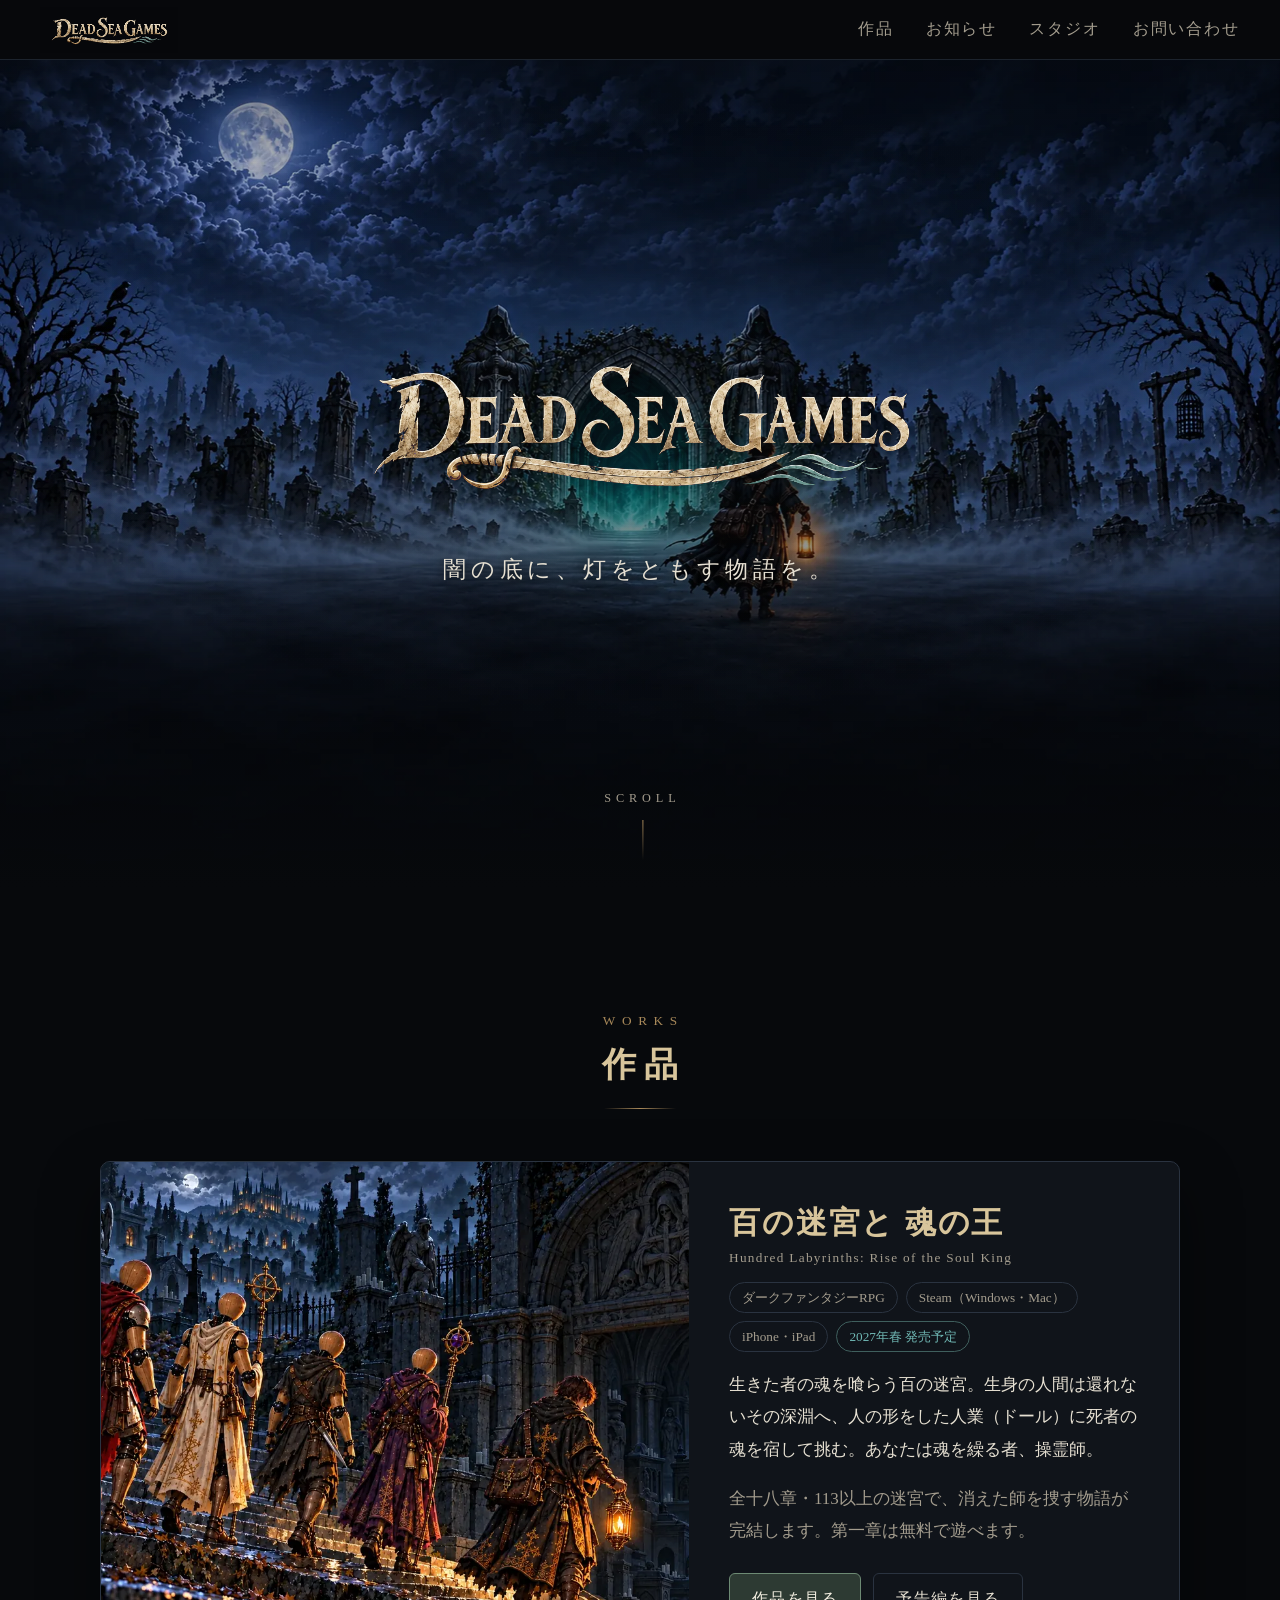
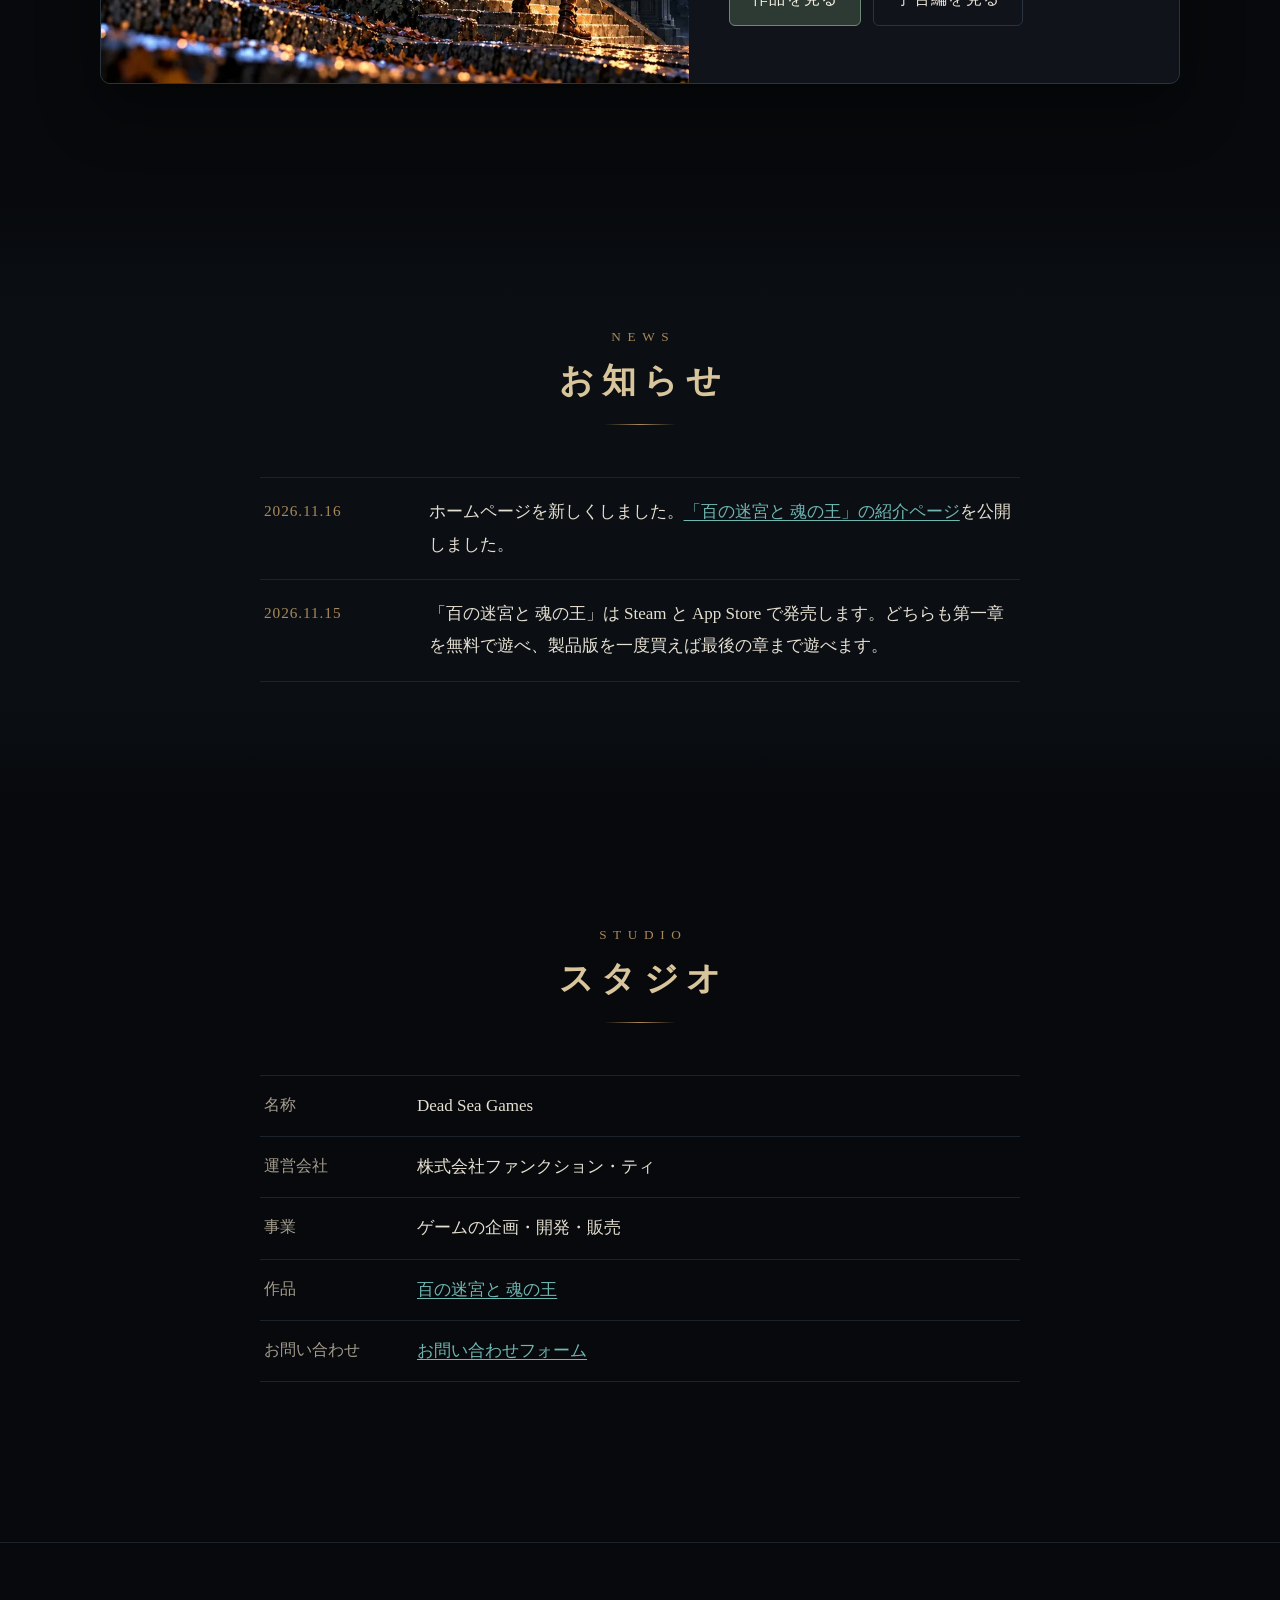
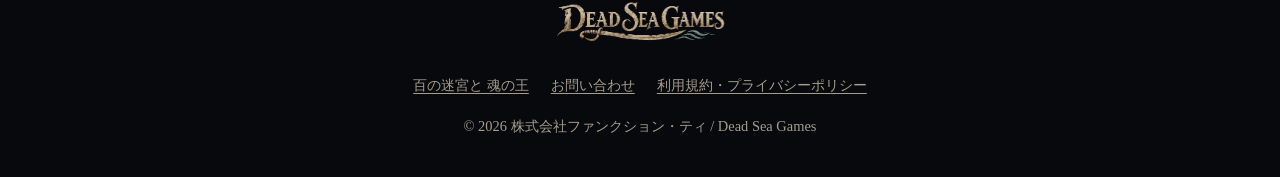
<file: index.html>
<!doctype html>
<html lang="ja">
<head>
<meta charset="utf-8">
<meta name="viewport" content="width=device-width, initial-scale=1">
<title>Dead Sea Games</title>
<meta name="description" content="ダークファンタジーRPG「百の迷宮と 魂の王」を制作するゲームスタジオ、Dead Sea Games の公式サイトです。">
<meta name="theme-color" content="#07090c">
<meta property="og:type" content="website">
<meta property="og:site_name" content="Dead Sea Games">
<meta property="og:title" content="Dead Sea Games">
<meta property="og:description" content="ダークファンタジーRPG「百の迷宮と 魂の王」を制作するゲームスタジオ、Dead Sea Games の公式サイトです。">
<meta property="og:url" content="https://deadsea-games.com/">
<meta property="og:image" content="https://deadsea-games.com/assets/og.jpg">
<meta name="twitter:card" content="summary_large_image">
<link rel="canonical" href="https://deadsea-games.com/">
<link rel="icon" href="/assets/favicon.svg" type="image/svg+xml">
<link rel="preload" as="image" href="/assets/soulking/hero-wide.webp" media="(min-aspect-ratio: 1/1)">
<link rel="preload" as="image" href="/assets/soulking/hero-tall.webp" media="(max-aspect-ratio: 1/1)">
<link rel="stylesheet" href="/style.css">
<script>document.documentElement.classList.add("js")</script>
<script src="/site.js" defer></script>
<script type="application/ld+json">
{"@context":"https://schema.org","@type":"Organization","name":"Dead Sea Games","url":"https://deadsea-games.com/","logo":"https://deadsea-games.com/assets/dead-sea-games.webp","parentOrganization":{"@type":"Organization","name":"株式会社ファンクション・ティ"}}
</script>
</head>
<body>
<a class="skip" href="#main">本文へ</a>
<nav class="site-nav" aria-label="サイト">
  <a class="brand" href="/"><img src="/assets/dead-sea-games.webp" width="2172" height="724" alt="Dead Sea Games"></a>
  <ul>
    <li><a href="/soulking/">作品</a></li>
    <li><a href="#news">お知らせ</a></li>
    <li><a href="#studio">スタジオ</a></li>
    <li><a href="/contact/">お問い合わせ</a></li>
  </ul>
</nav>

<header class="hero">
  <picture class="hero-art">
    <source srcset="/assets/soulking/hero-tall.webp" media="(max-aspect-ratio: 1/1)" width="900" height="1350">
    <img src="/assets/soulking/hero-wide.webp" width="1920" height="1280" alt="" fetchpriority="high">
  </picture>
  <div class="hero-inner">
    <h1 class="logo"><img src="/assets/dead-sea-games.webp" width="2172" height="724" alt="Dead Sea Games"></h1>
    <p class="tagline"><span class="nb">闇の底に、</span><span class="nb">灯をともす物語を。</span></p>
  </div>
  <a class="scroll-cue" href="#works">SCROLL</a>
</header>

<main id="main">
  <section class="section" id="works" aria-labelledby="works-title">
    <div class="wrap">
      <div class="heading reveal"><span class="en">Works</span><h2 id="works-title">作品</h2></div>
      <article class="work reveal">
        <a class="work-art" href="/soulking/" tabindex="-1" aria-hidden="true">
          <img src="/assets/soulking/four-vessels-departure.webp" width="1200" height="800" alt="" loading="lazy">
        </a>
        <div class="work-body">
          <h3>百の迷宮と 魂の王<span class="en">Hundred Labyrinths: Rise of the Soul King</span></h3>
          <ul class="tags">
            <li>ダークファンタジーRPG</li>
            <li>Steam（Windows・Mac）</li>
            <li>iPhone・iPad</li>
            <li class="accent">2027年春 発売予定</li>
          </ul>
          <p>生きた者の魂を喰らう百の迷宮。生身の人間は還れないその深淵へ、人の形をした人業（ドール）に死者の魂を宿して挑む。あなたは魂を繰る者、操霊師。</p>
          <p class="muted">全十八章・113以上の迷宮で、消えた師を捜す物語が完結します。第一章は無料で遊べます。</p>
          <p class="actions">
            <a class="button primary" href="/soulking/">作品を見る</a>
            <a class="button" href="/soulking/#trailer">予告編を見る</a>
          </p>
        </div>
      </article>
    </div>
  </section>

  <section class="section tint" id="news" aria-labelledby="news-title">
    <div class="wrap narrow">
      <div class="heading reveal"><span class="en">News</span><h2 id="news-title">お知らせ</h2></div>
      <ul class="news reveal">
        <li><time datetime="2026-11-16">2026.11.16</time><p>ホームページを新しくしました。<a href="/soulking/">「百の迷宮と 魂の王」の紹介ページ</a>を公開しました。</p></li>
        <li><time datetime="2026-11-15">2026.11.15</time><p>「百の迷宮と 魂の王」は Steam と App Store で発売します。どちらも第一章を無料で遊べ、製品版を一度買えば最後の章まで遊べます。</p></li>
      </ul>
    </div>
  </section>

  <section class="section" id="studio" aria-labelledby="studio-title">
    <div class="wrap narrow">
      <div class="heading reveal"><span class="en">Studio</span><h2 id="studio-title">スタジオ</h2></div>
      <dl class="facts reveal">
        <dt>名称</dt><dd>Dead Sea Games</dd>
        <dt>運営会社</dt><dd>株式会社ファンクション・ティ</dd>
        <dt>事業</dt><dd>ゲームの企画・開発・販売</dd>
        <dt>作品</dt><dd><a href="/soulking/">百の迷宮と 魂の王</a></dd>
        <dt>お問い合わせ</dt><dd><a href="/contact/">お問い合わせフォーム</a></dd>
      </dl>
    </div>
  </section>
</main>

<footer class="site-footer">
  <img class="footer-logo" src="/assets/dead-sea-games.webp" width="2172" height="724" alt="" loading="lazy">
  <ul>
    <li><a href="/soulking/">百の迷宮と 魂の王</a></li>
    <li><a href="/contact/">お問い合わせ</a></li>
    <li><a href="https://soulking.deadsea-games.com/legal.html">利用規約・プライバシーポリシー</a></li>
  </ul>
  <p>© 2026 株式会社ファンクション・ティ / Dead Sea Games</p>
</footer>
</body>
</html>
</file>
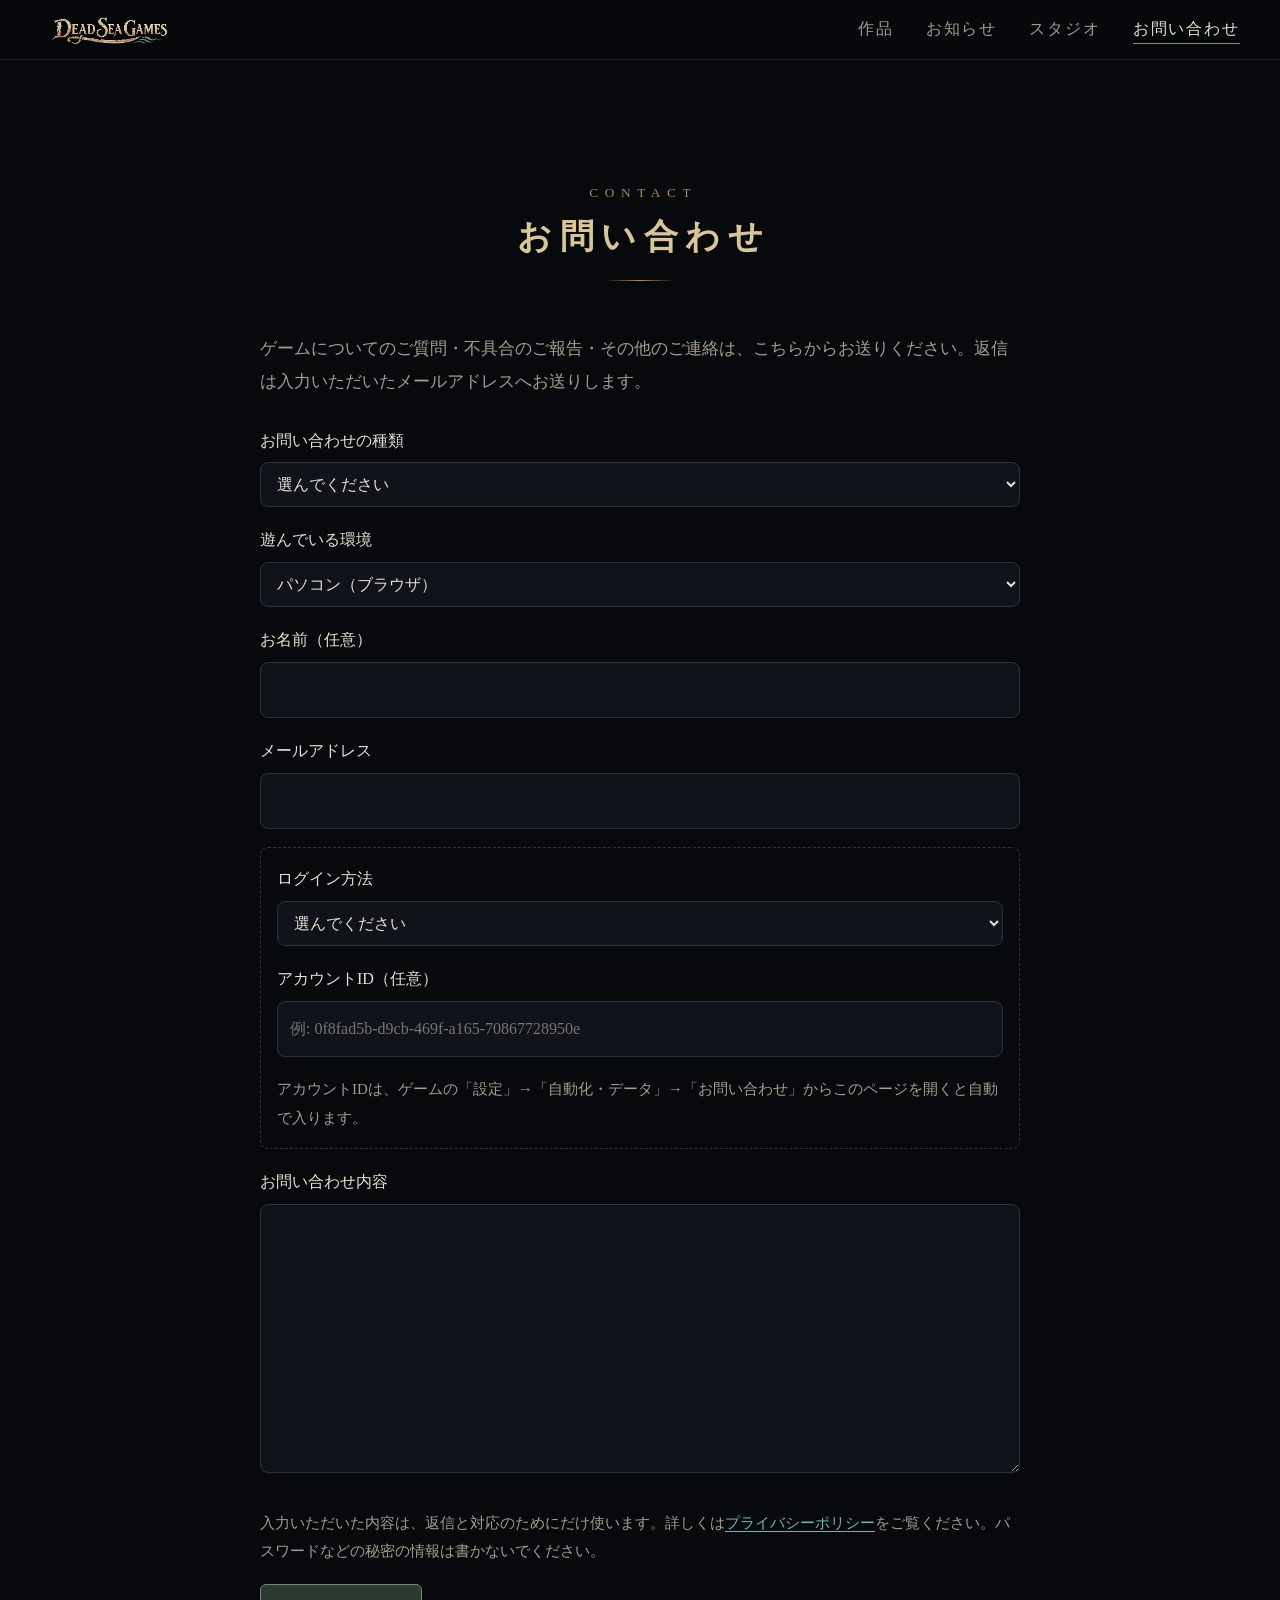
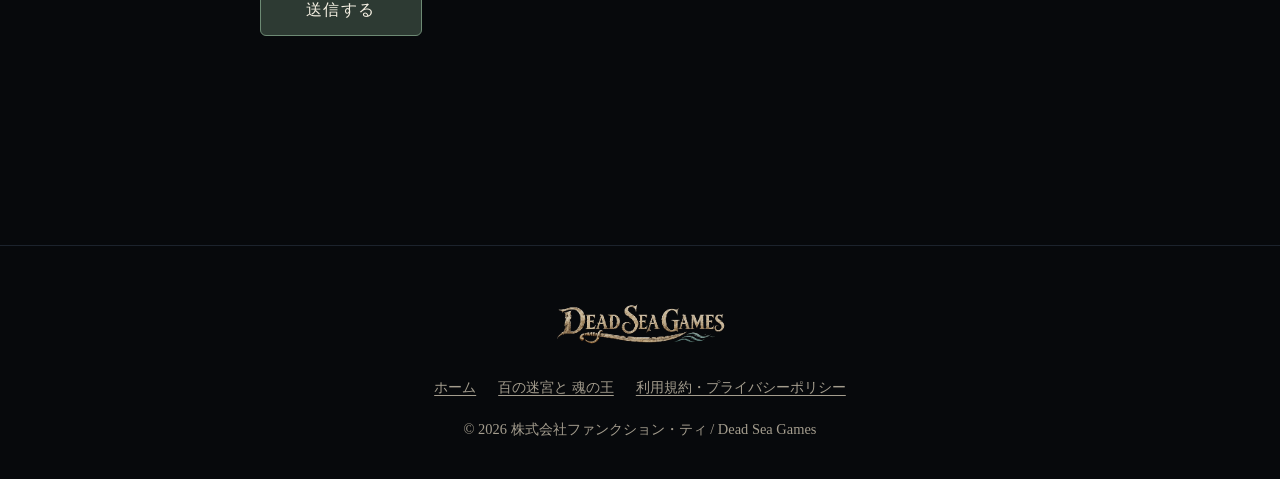
<file: contact/index.html>
<!doctype html>
<html lang="ja">
<head>
<meta charset="utf-8">
<meta name="viewport" content="width=device-width, initial-scale=1">
<title>お問い合わせ — Dead Sea Games</title>
<meta name="description" content="Dead Sea Games へのお問い合わせ。">
<link rel="canonical" href="https://deadsea-games.com/contact/">
<meta name="theme-color" content="#07090c">
<link rel="icon" href="/assets/favicon.svg" type="image/svg+xml">
<link rel="stylesheet" href="/style.css">
</head>
<body>
<a class="skip" href="#main">本文へ</a>
<nav class="site-nav" aria-label="サイト">
  <a class="brand" href="/"><img src="/assets/dead-sea-games.webp" width="2172" height="724" alt="Dead Sea Games"></a>
  <ul>
    <li><a href="/soulking/">作品</a></li>
    <li><a href="/#news">お知らせ</a></li>
    <li><a href="/#studio">スタジオ</a></li>
    <li><a href="/contact/" aria-current="page">お問い合わせ</a></li>
  </ul>
</nav>

<main id="main" class="section">
  <section class="wrap narrow" aria-labelledby="contact-title">
    <div class="heading"><span class="en">Contact</span><h1 id="contact-title">お問い合わせ</h1></div>
    <p class="lead-left">ゲームについてのご質問・不具合のご報告・その他のご連絡は、こちらからお送りください。返信は入力いただいたメールアドレスへお送りします。</p>
    <form id="contact" class="contact-form" novalidate>
      <label>お問い合わせの種類
        <select name="category" required>
          <option value="">選んでください</option>
          <option value="bug">不具合の報告</option>
          <option value="account">アカウント・記録（ログイン・引き継ぎ・記録が消えた）</option>
          <option value="purchase">購入・課金</option>
          <option value="howto">遊び方の質問</option>
          <option value="idea">ご意見・ご要望</option>
          <option value="other">その他</option>
        </select>
      </label>
      <label>遊んでいる環境
        <select name="platform" required>
          <option value="">選んでください</option>
          <option value="ios">iPhone・iPad</option>
          <option value="android">Android</option>
          <option value="pc">パソコン（ブラウザ）</option>
          <option value="steam">Steam</option>
          <option value="other">その他・わからない</option>
        </select>
      </label>
      <label>お名前（任意）<input name="name" type="text" maxlength="80" autocomplete="name"></label>
      <label>メールアドレス<input name="email" type="email" maxlength="200" autocomplete="email" required></label>

      <!-- ゲームの設定から開いた時は、アカウントID・ログイン方法・ゲームの版が自動で入る -->
      <p id="from-game" class="from-game" hidden>ゲームから開いたので、<strong>アカウントID・ログイン方法・ゲームの版</strong>を添えてお送りします。</p>
      <div id="manual-account" class="account-fields">
        <label>ログイン方法
          <select name="login">
            <option value="">選んでください</option>
            <option value="guest">ゲスト</option>
            <option value="google">Google</option>
            <option value="apple">Apple ID</option>
            <option value="email">メールアドレス</option>
            <option value="unknown">わからない</option>
          </select>
        </label>
        <label>アカウントID（任意）<input name="account" type="text" maxlength="36" autocomplete="off" spellcheck="false" placeholder="例: 0f8fad5b-d9cb-469f-a165-70867728950e"></label>
        <p class="note">アカウントIDは、ゲームの「設定」→「自動化・データ」→「お問い合わせ」からこのページを開くと自動で入ります。</p>
      </div>
      <input name="version" type="hidden">

      <label id="occurred-row" hidden>起きた日時（わかれば）<input name="occurred" type="datetime-local"></label>
      <label>お問い合わせ内容<textarea name="message" rows="8" maxlength="4000" required></textarea></label>
      <p id="hint" class="note"></p>
      <!-- 機械だけが埋める隠し欄。人には見えない -->
      <label class="hp" aria-hidden="true">ウェブサイト<input name="website" type="text" tabindex="-1" autocomplete="off"></label>
      <p class="note">入力いただいた内容は、返信と対応のためにだけ使います。詳しくは<a href="https://soulking.deadsea-games.com/legal.html#privacy">プライバシーポリシー</a>をご覧ください。パスワードなどの秘密の情報は書かないでください。</p>
      <button class="button primary" type="submit">送信する</button>
      <p id="status" class="status" role="status" aria-live="polite"></p>
    </form>
  </section>
</main>

<footer class="site-footer">
  <img class="footer-logo" src="/assets/dead-sea-games.webp" width="2172" height="724" alt="" loading="lazy">
  <ul>
    <li><a href="/">ホーム</a></li>
    <li><a href="/soulking/">百の迷宮と 魂の王</a></li>
    <li><a href="https://soulking.deadsea-games.com/legal.html">利用規約・プライバシーポリシー</a></li>
  </ul>
  <p>© 2026 株式会社ファンクション・ティ / Dead Sea Games</p>
</footer>
<script src="contact.js" type="module"></script>
</body>
</html>
</file>
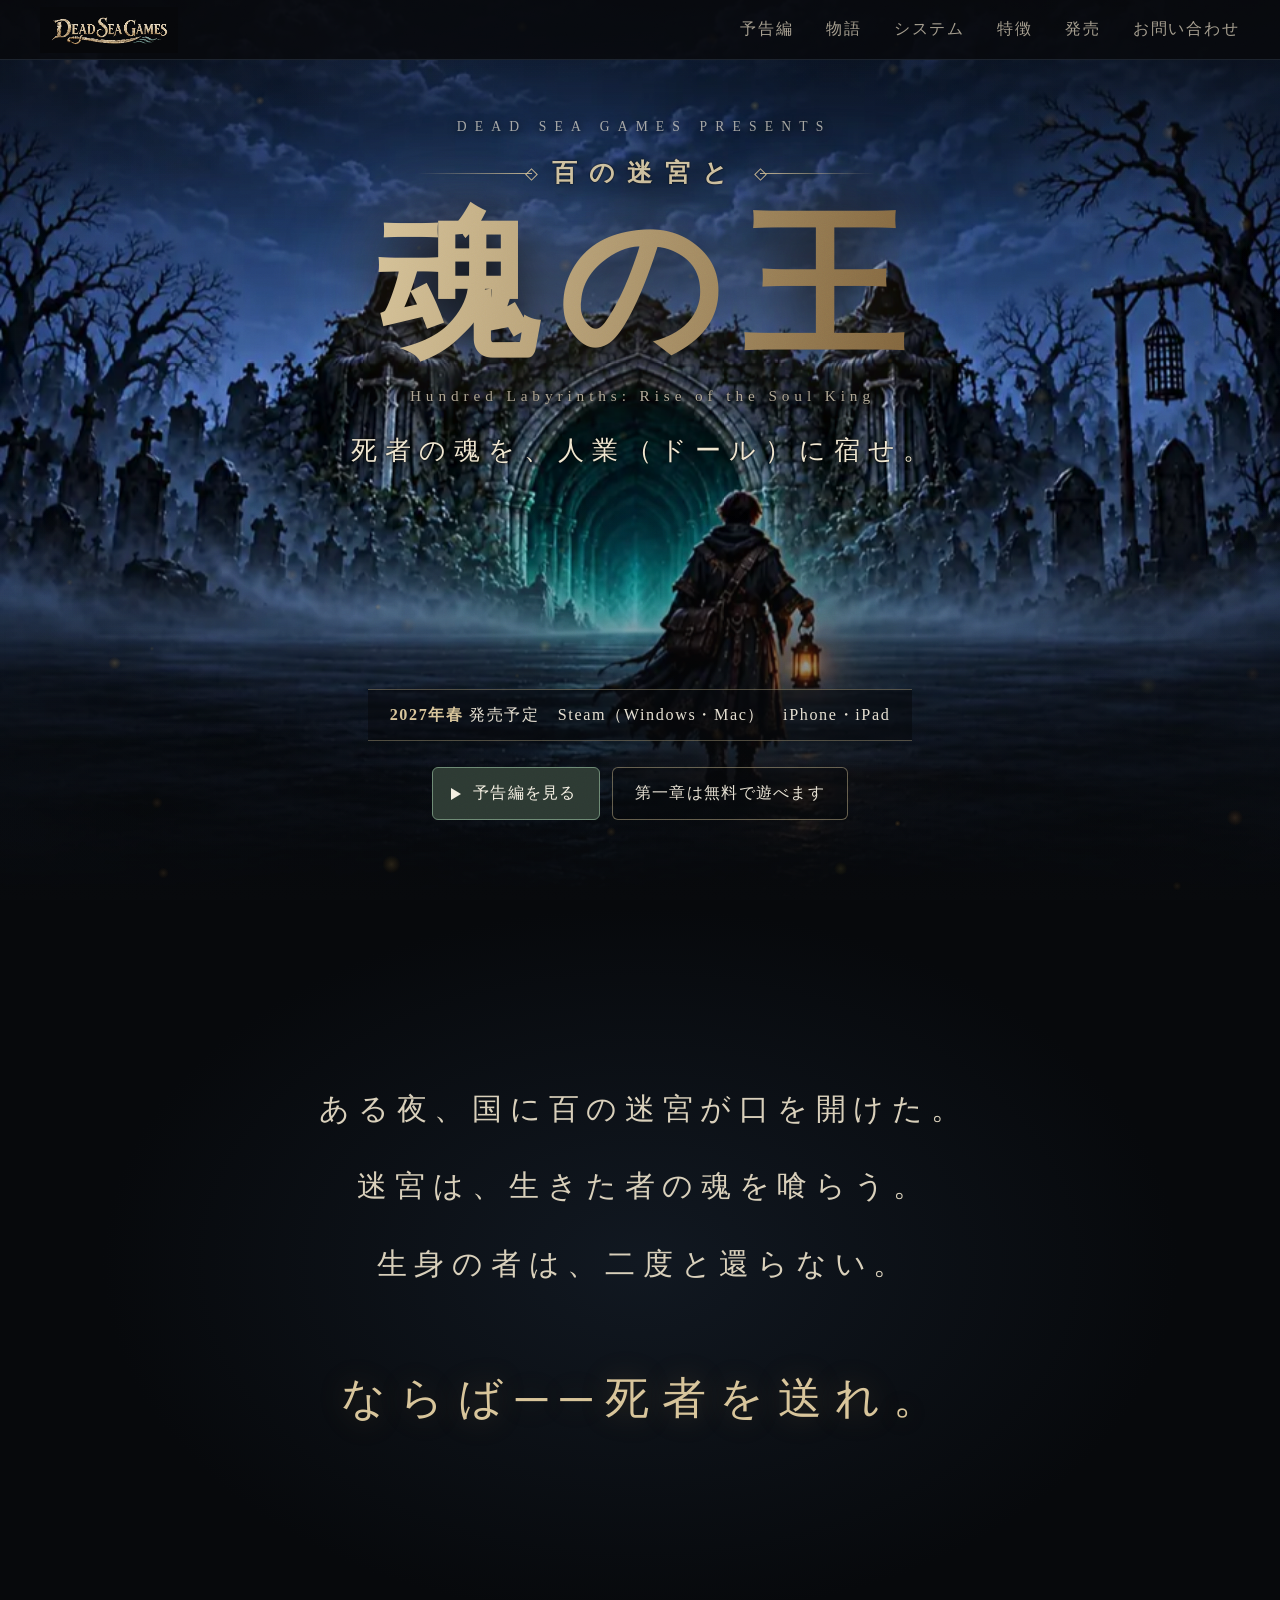
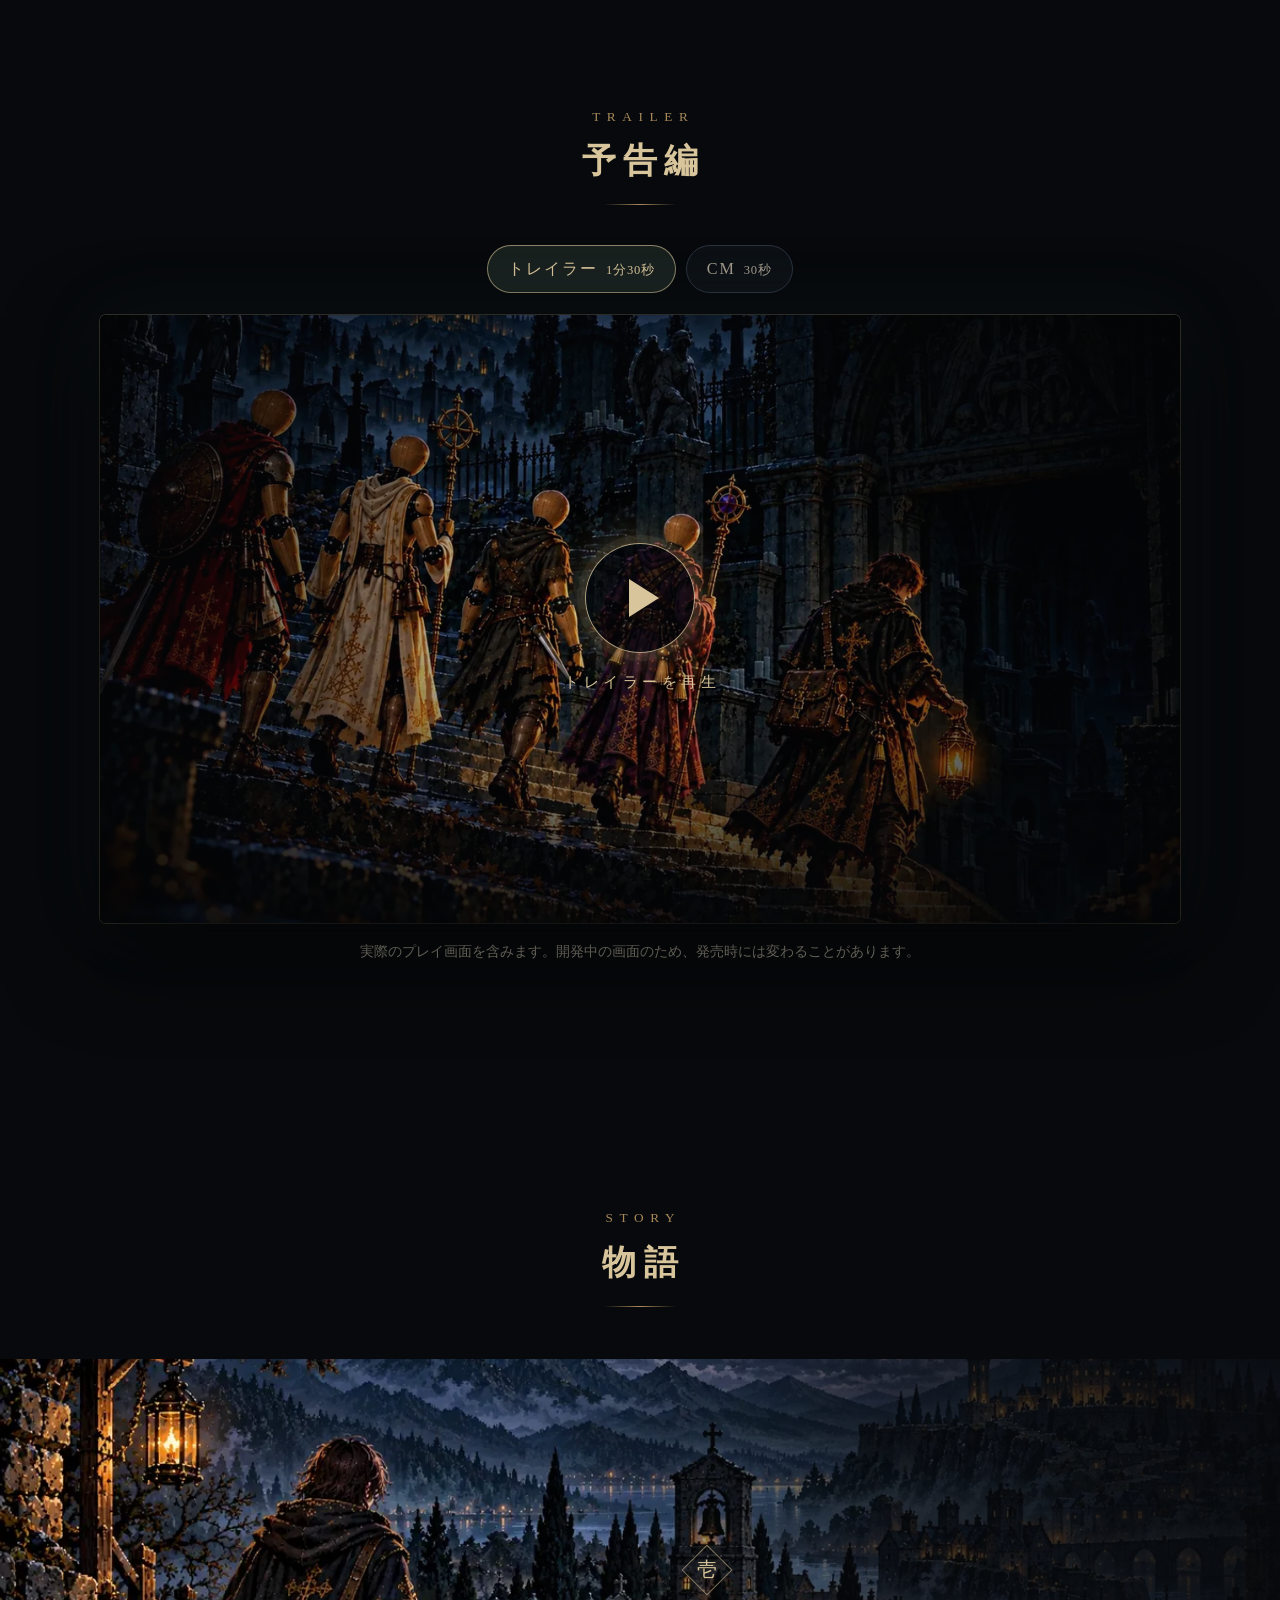
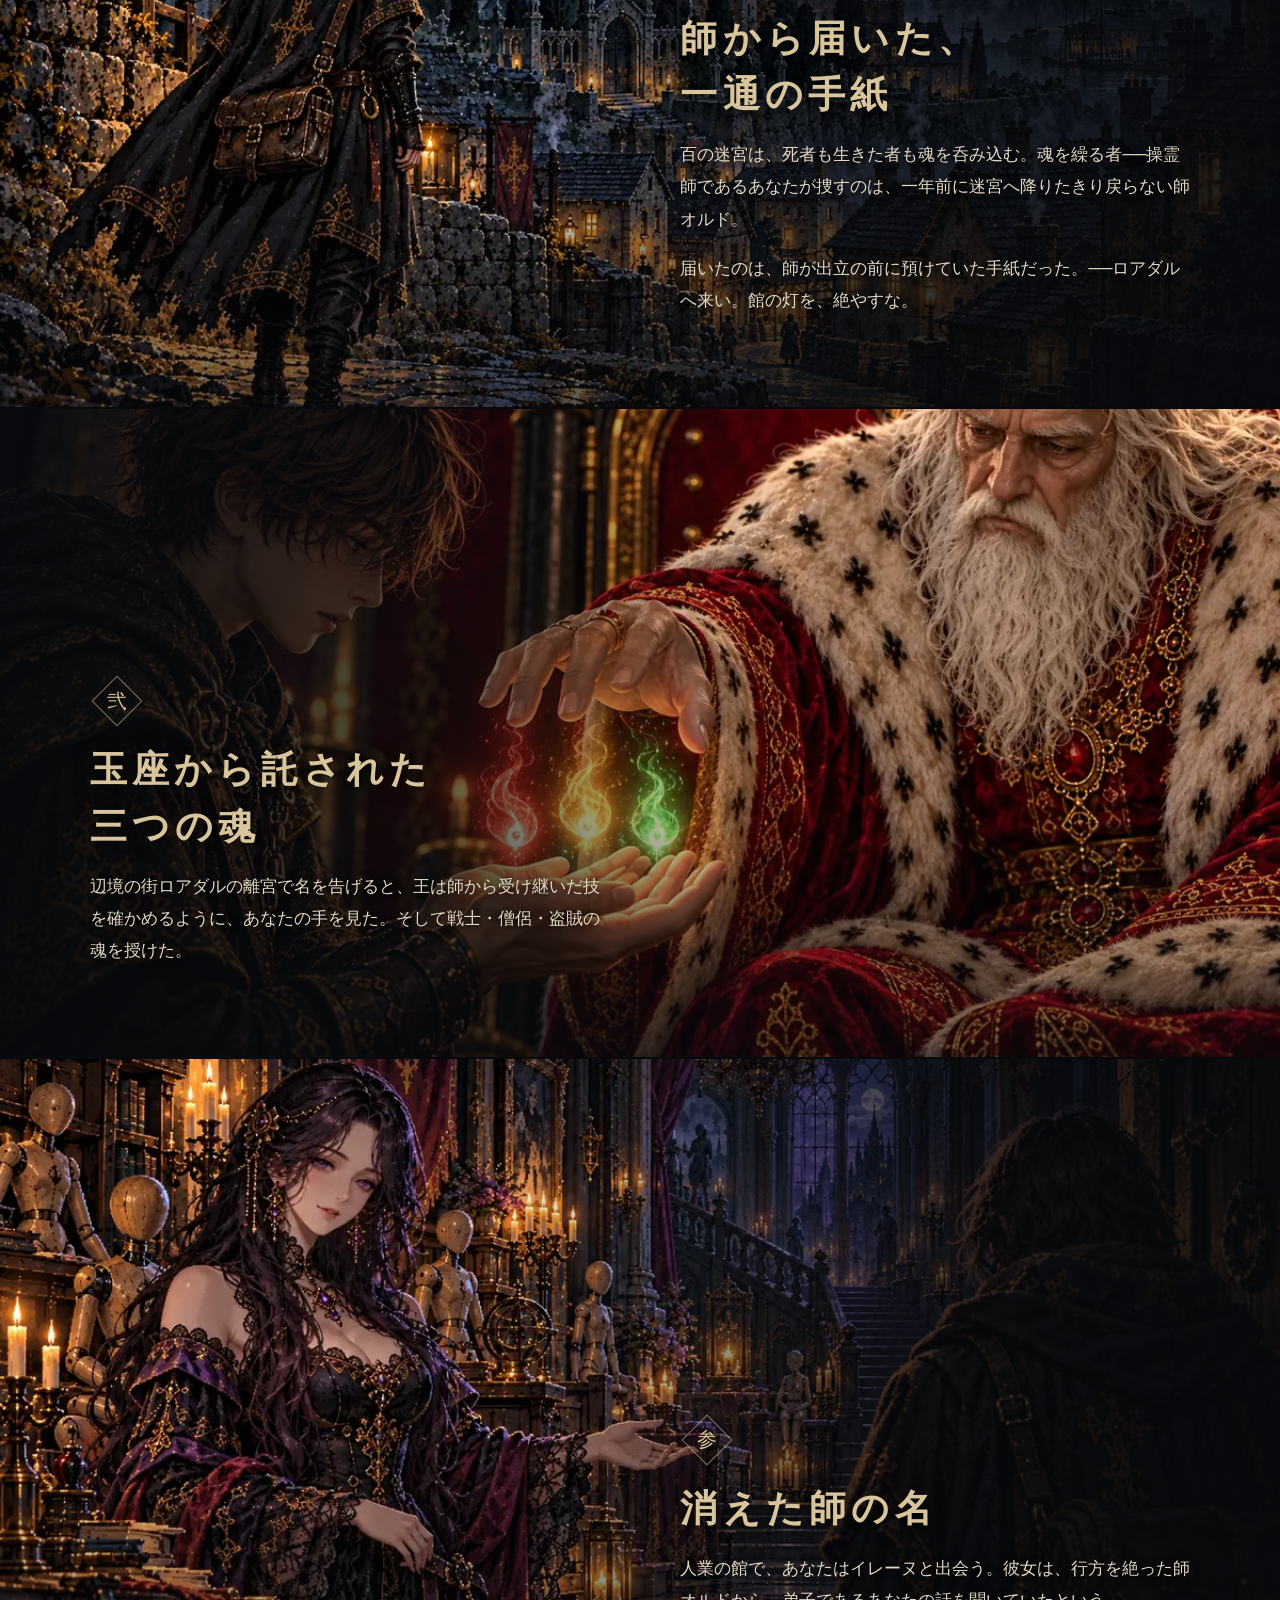
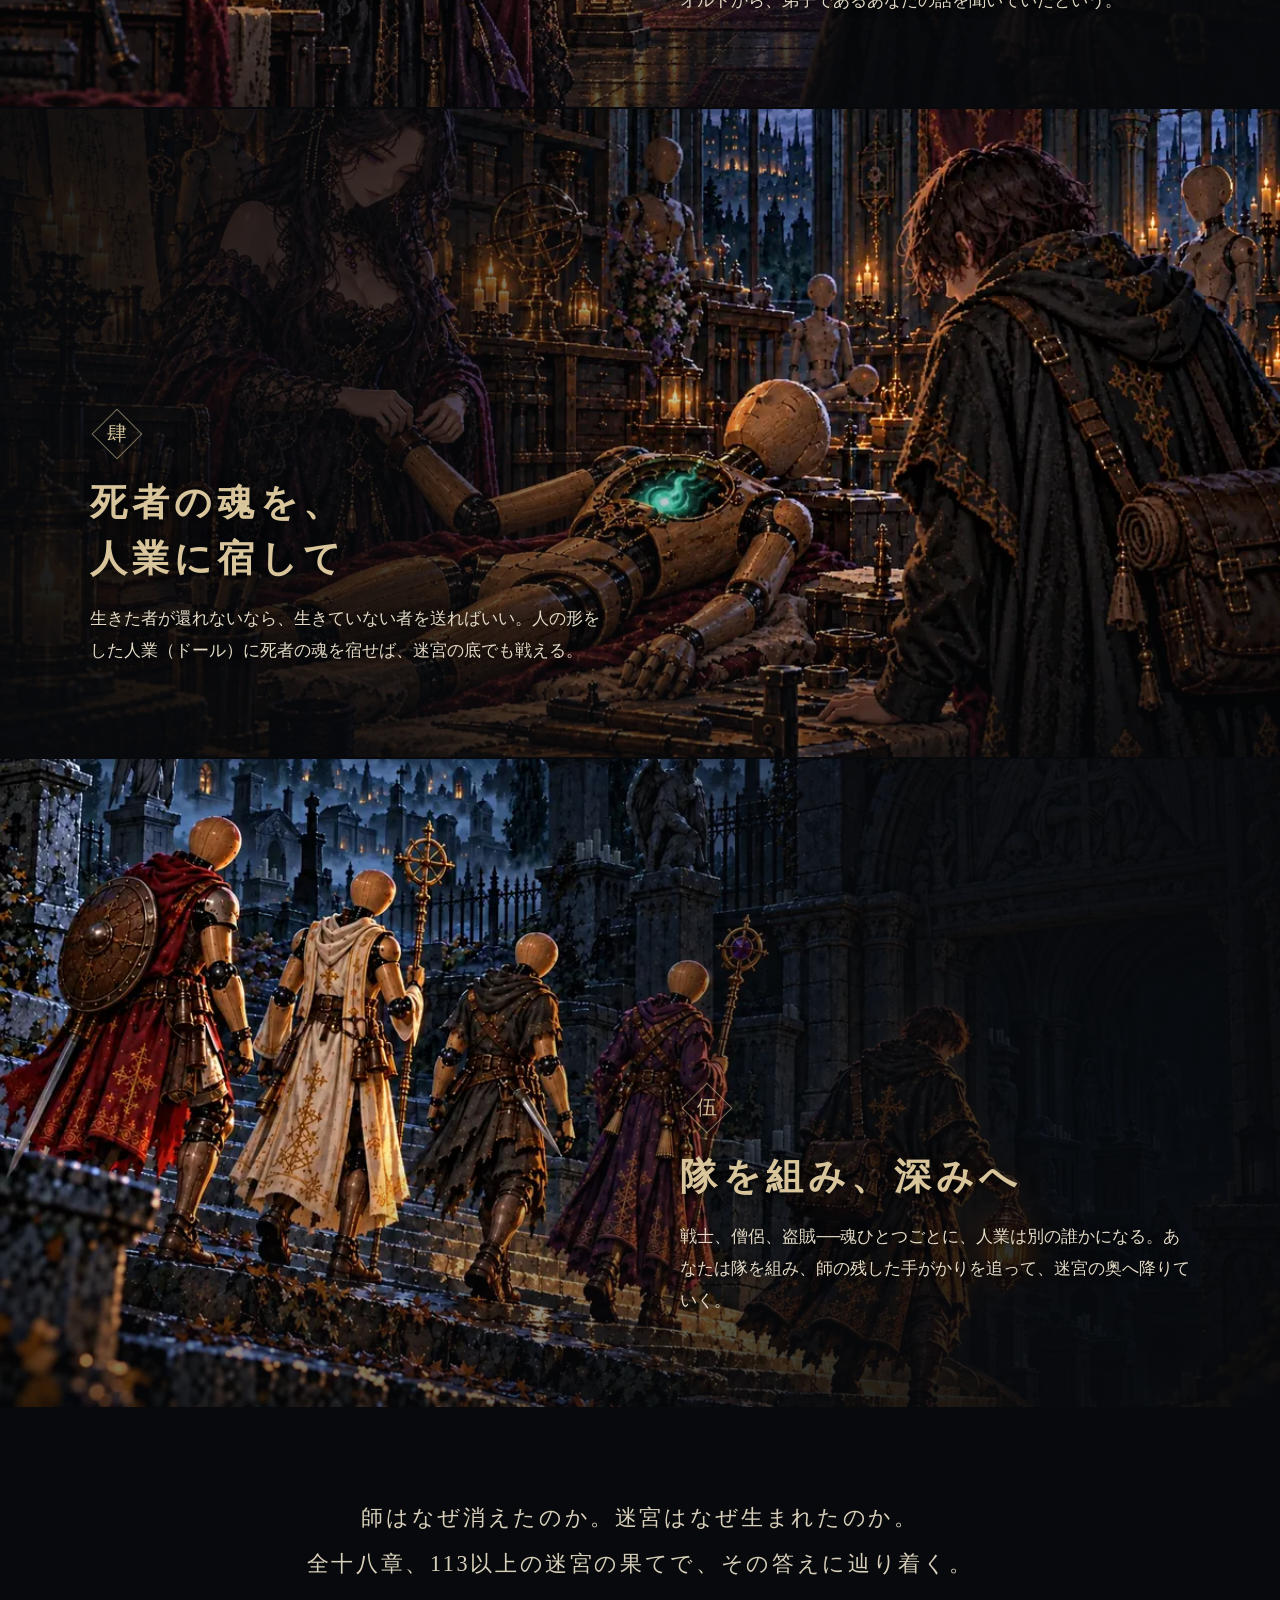
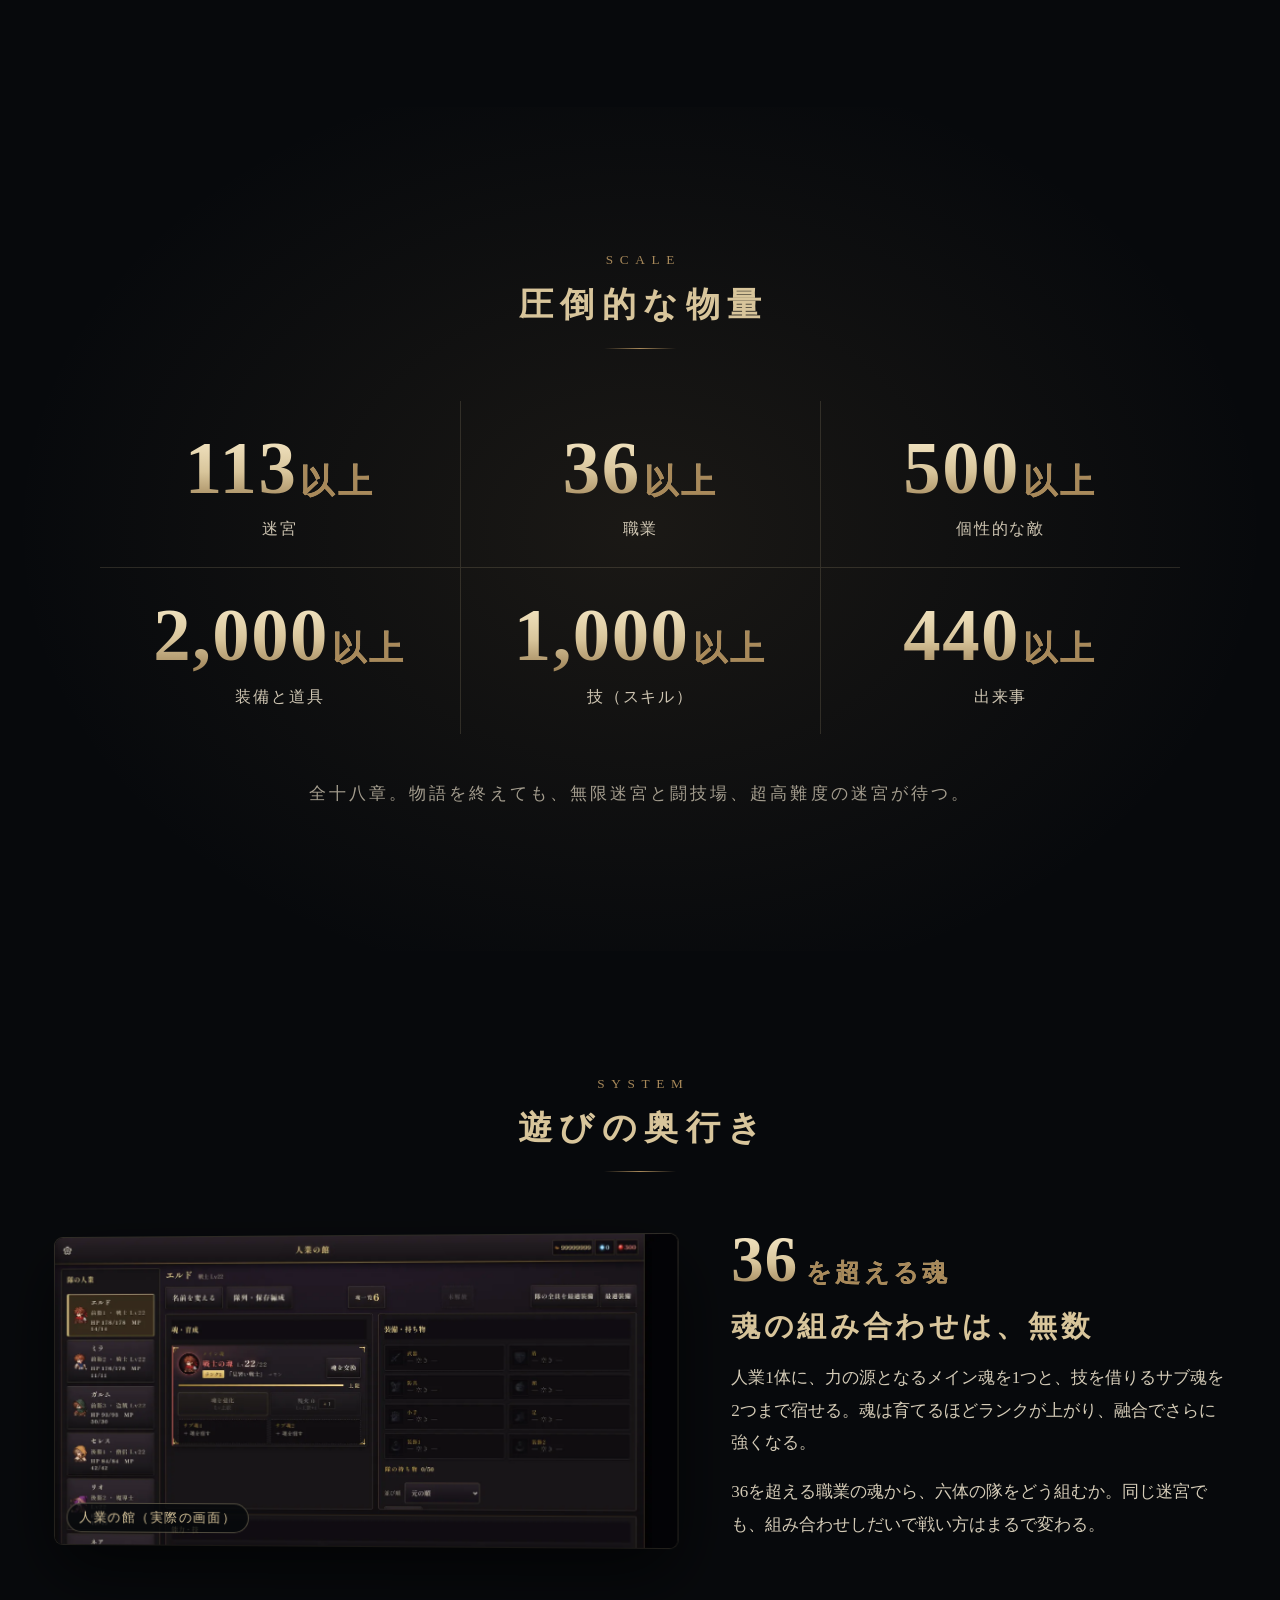
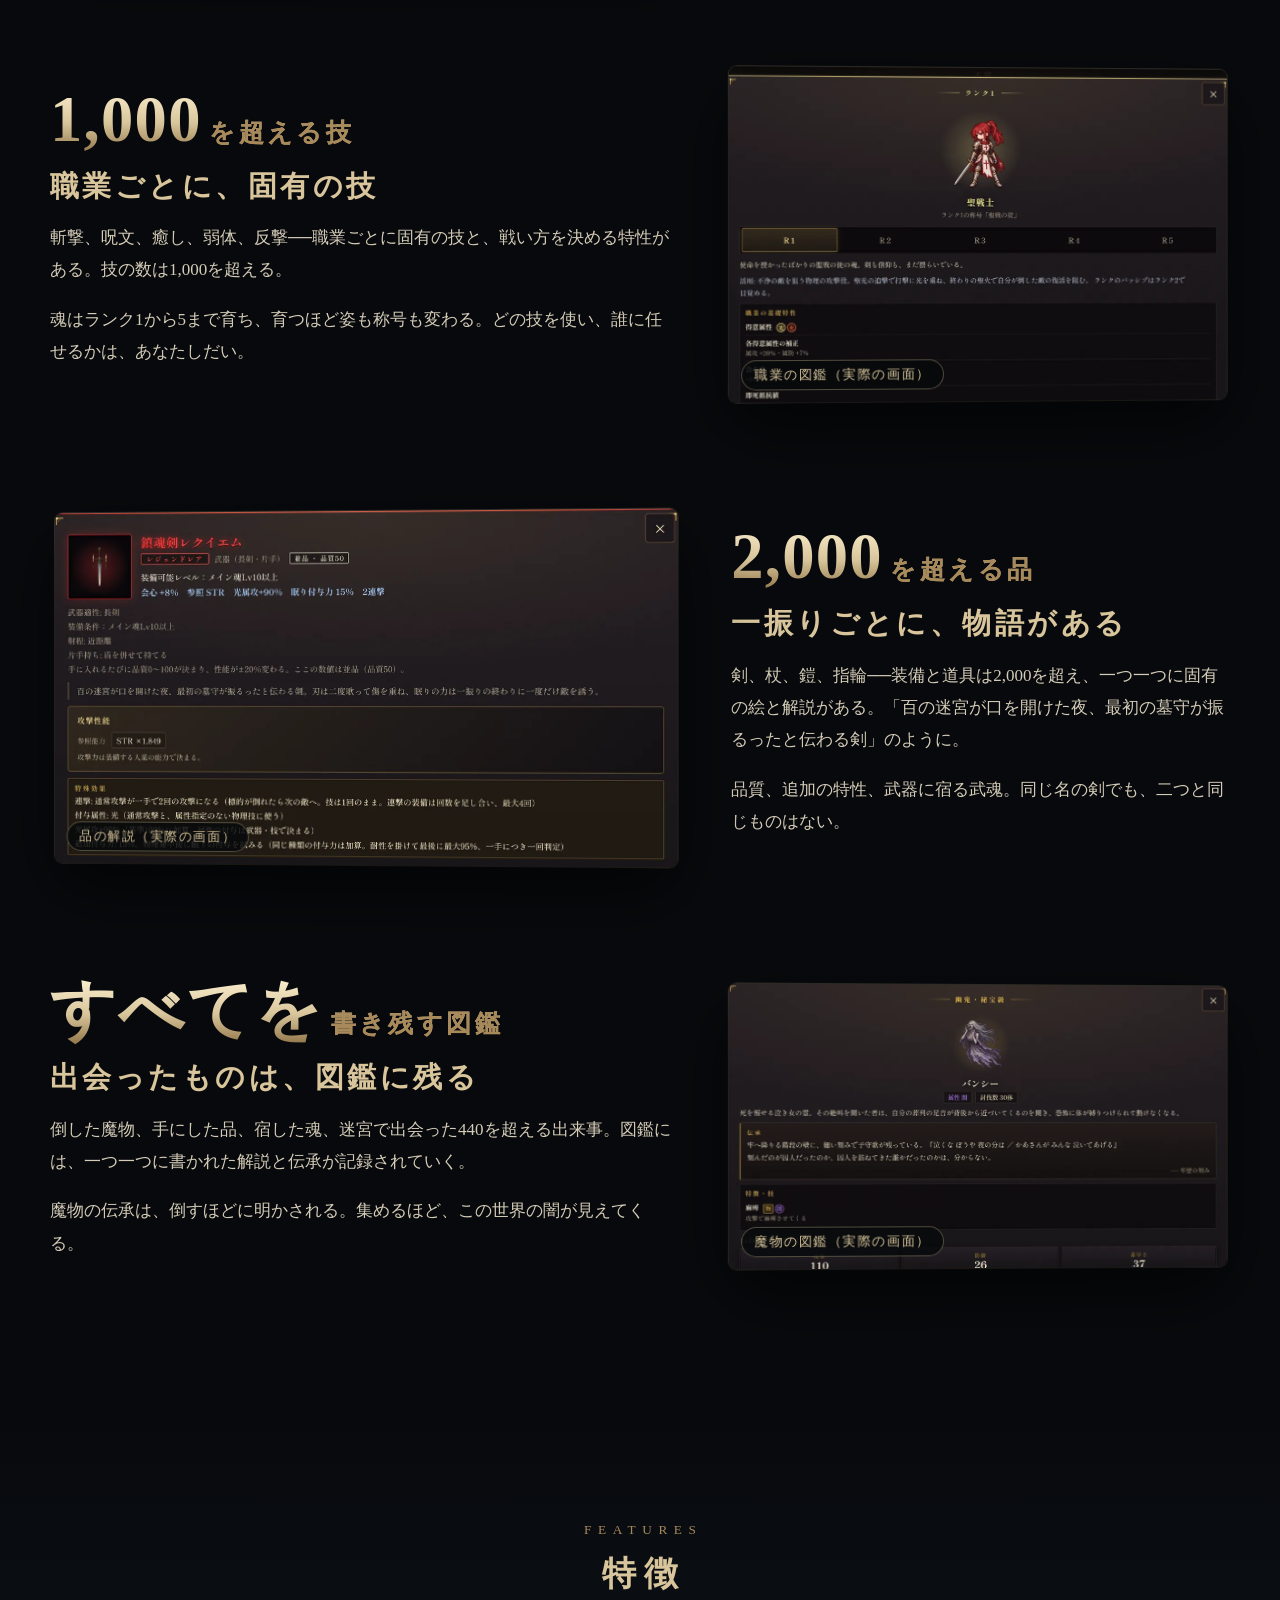
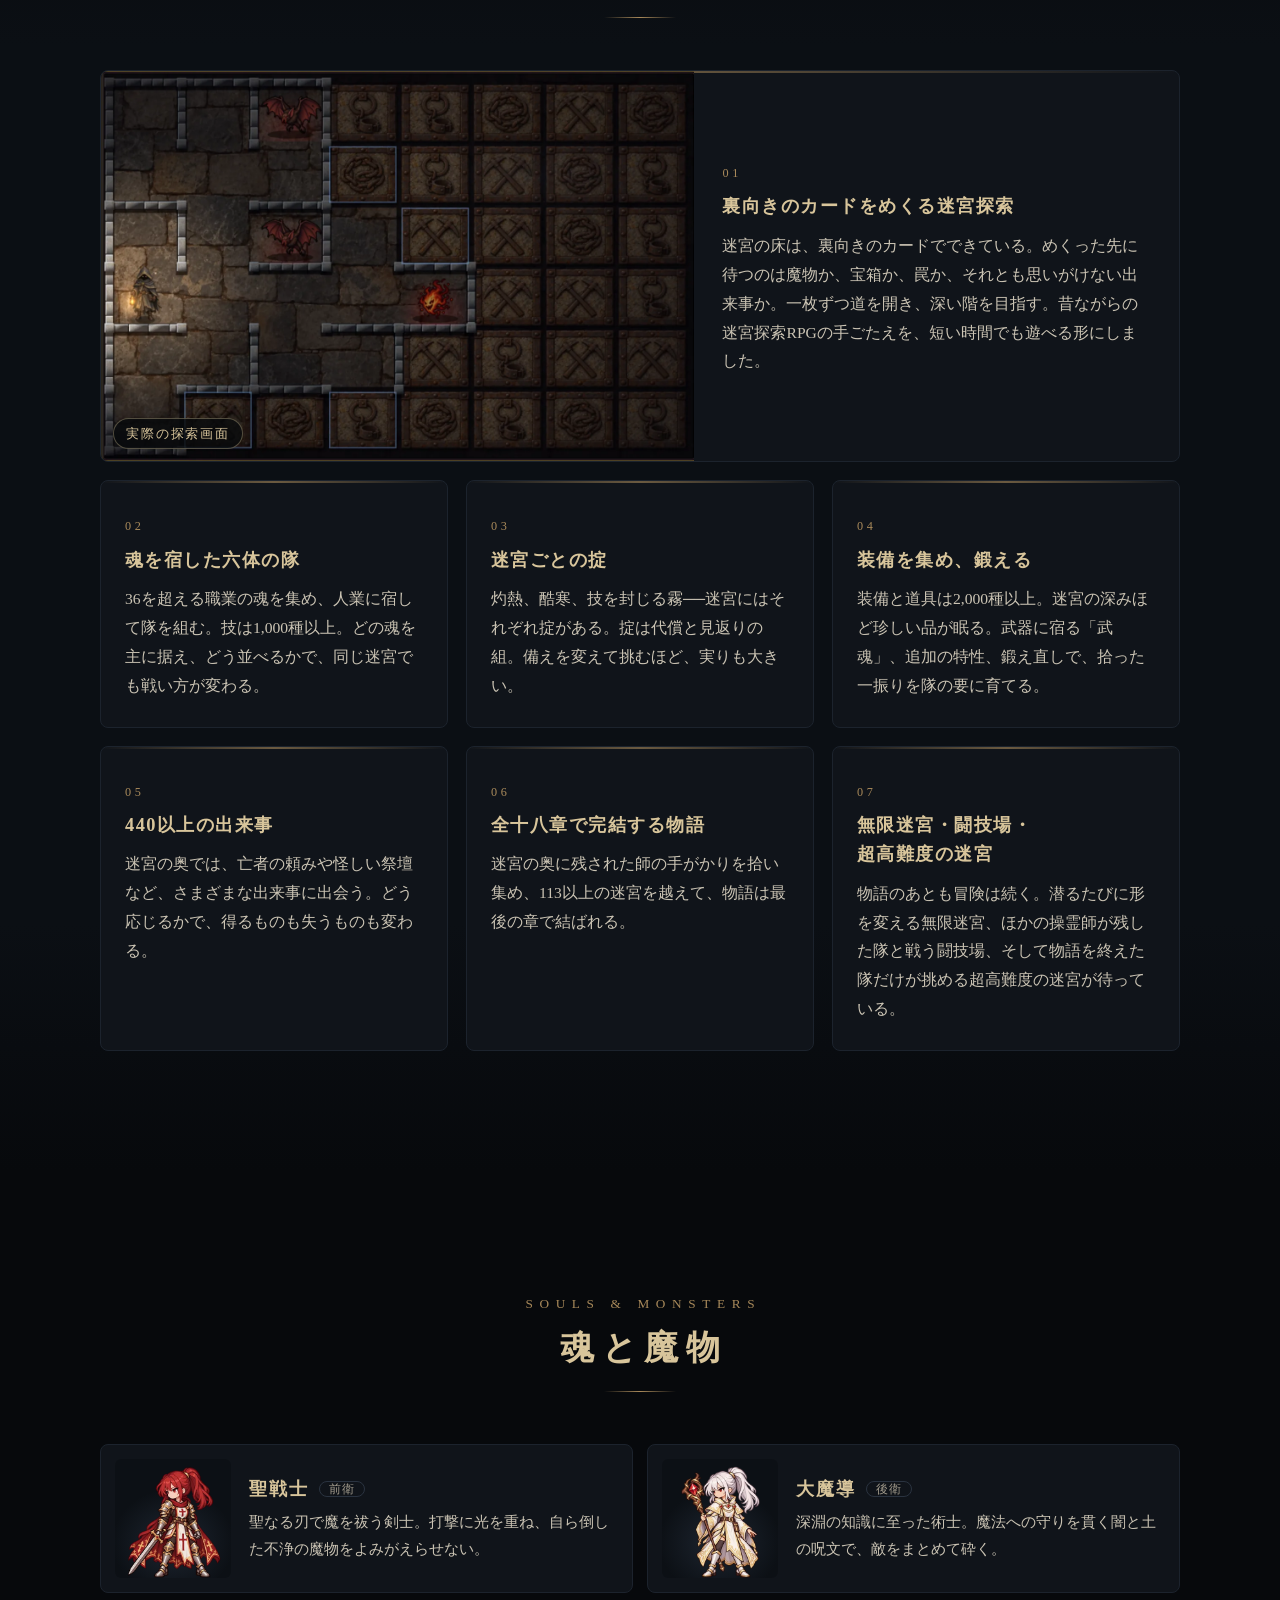
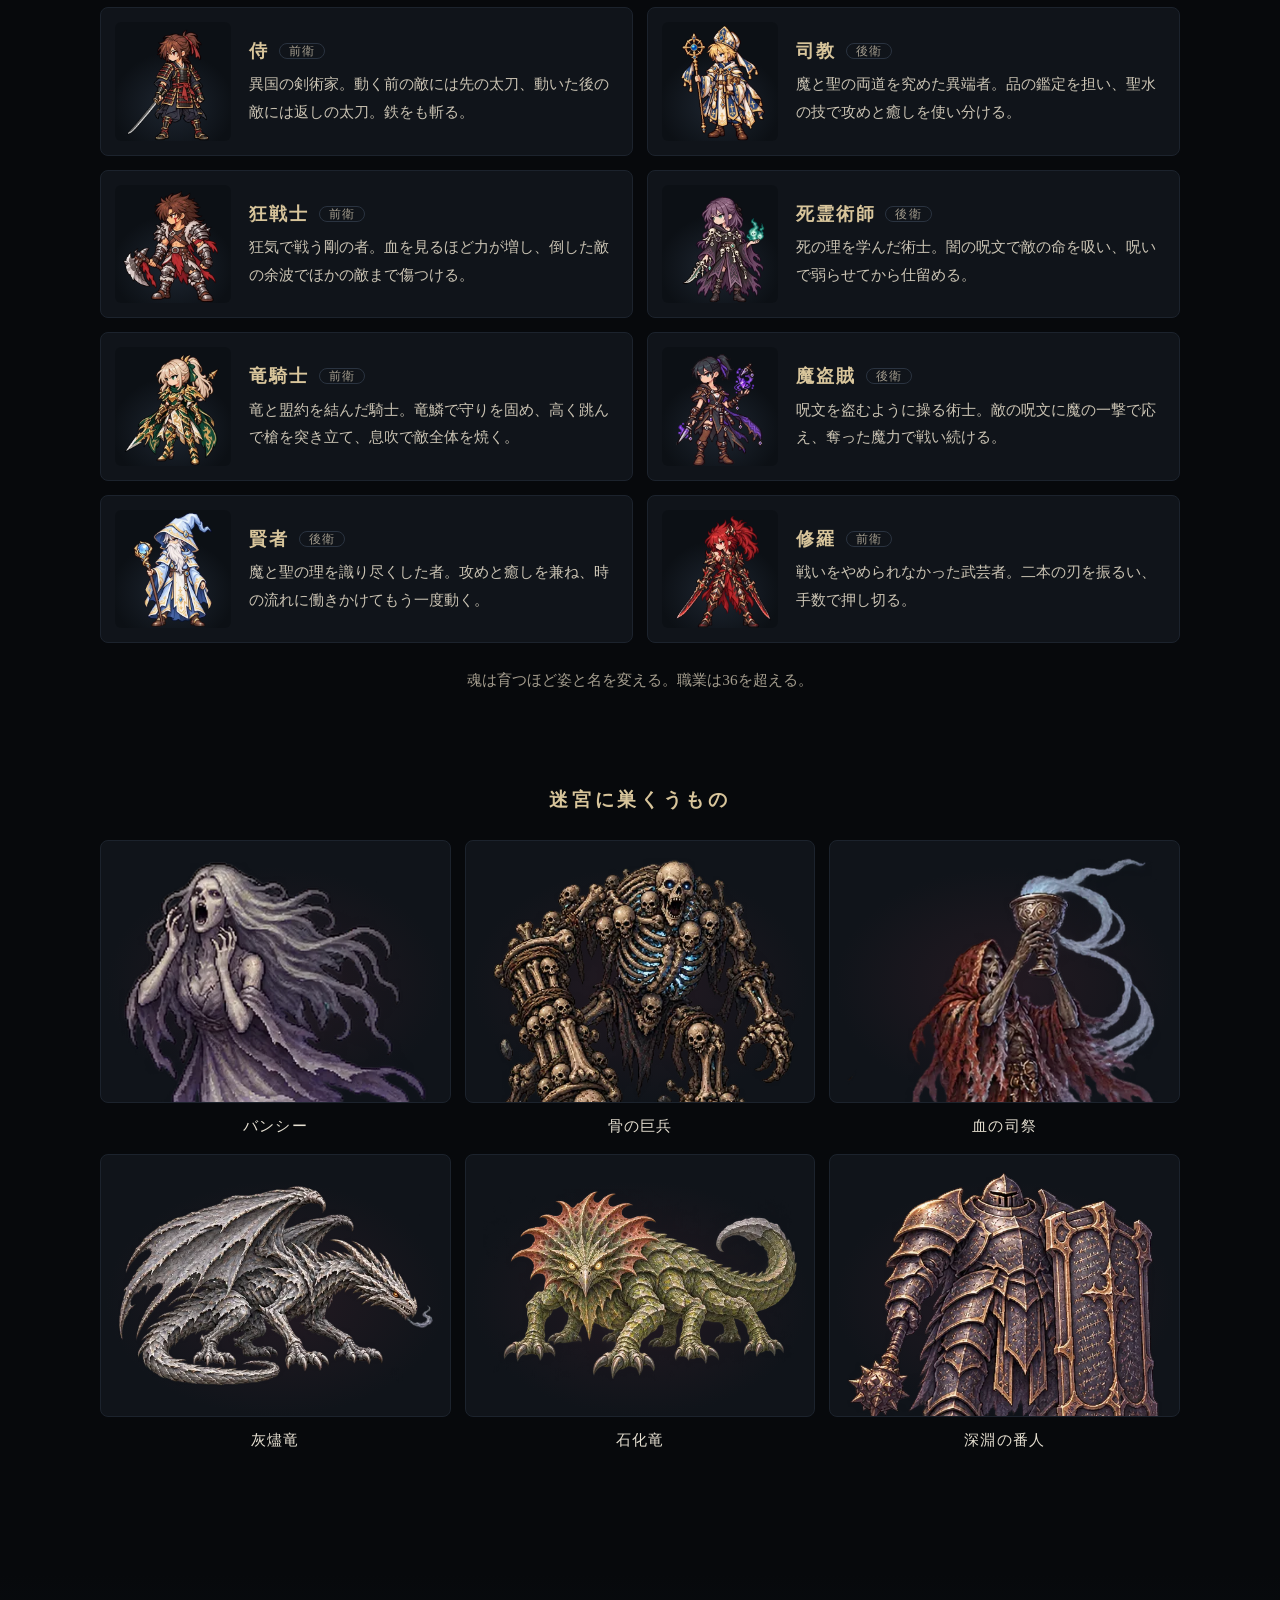
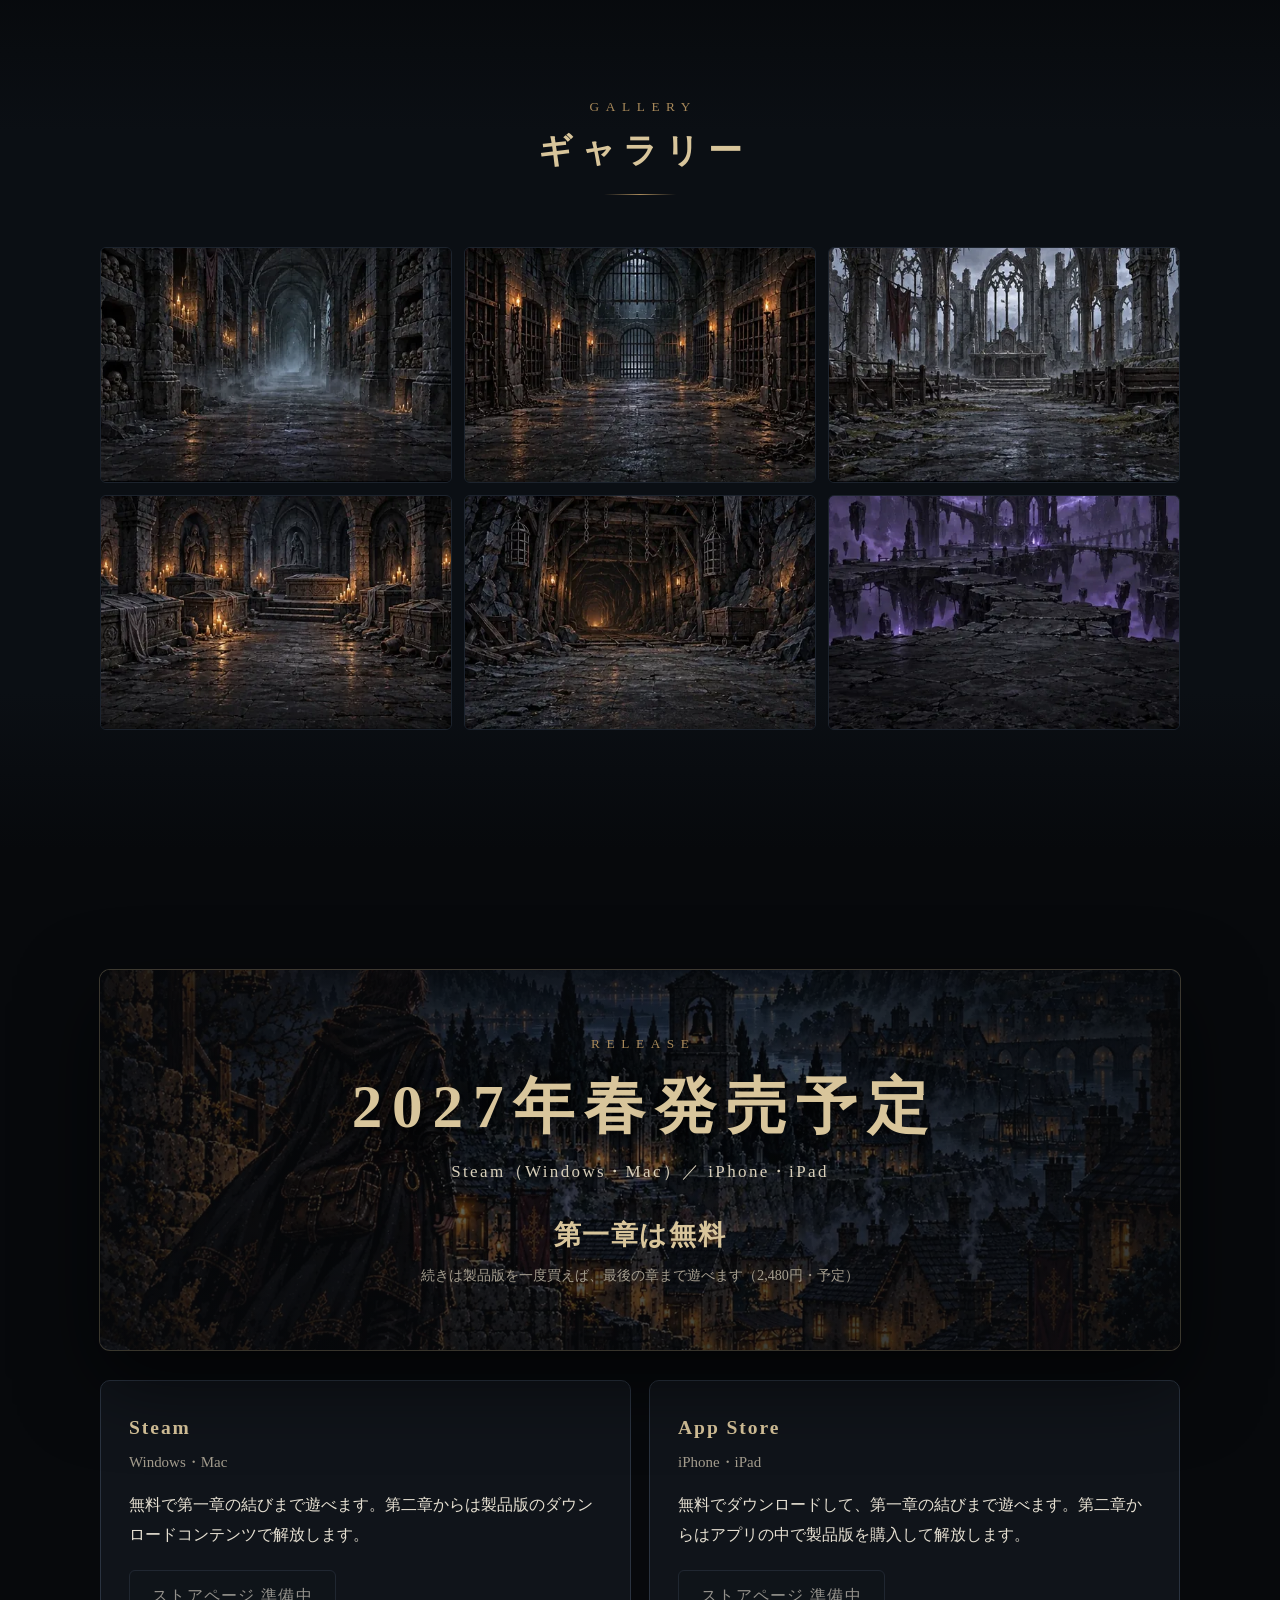
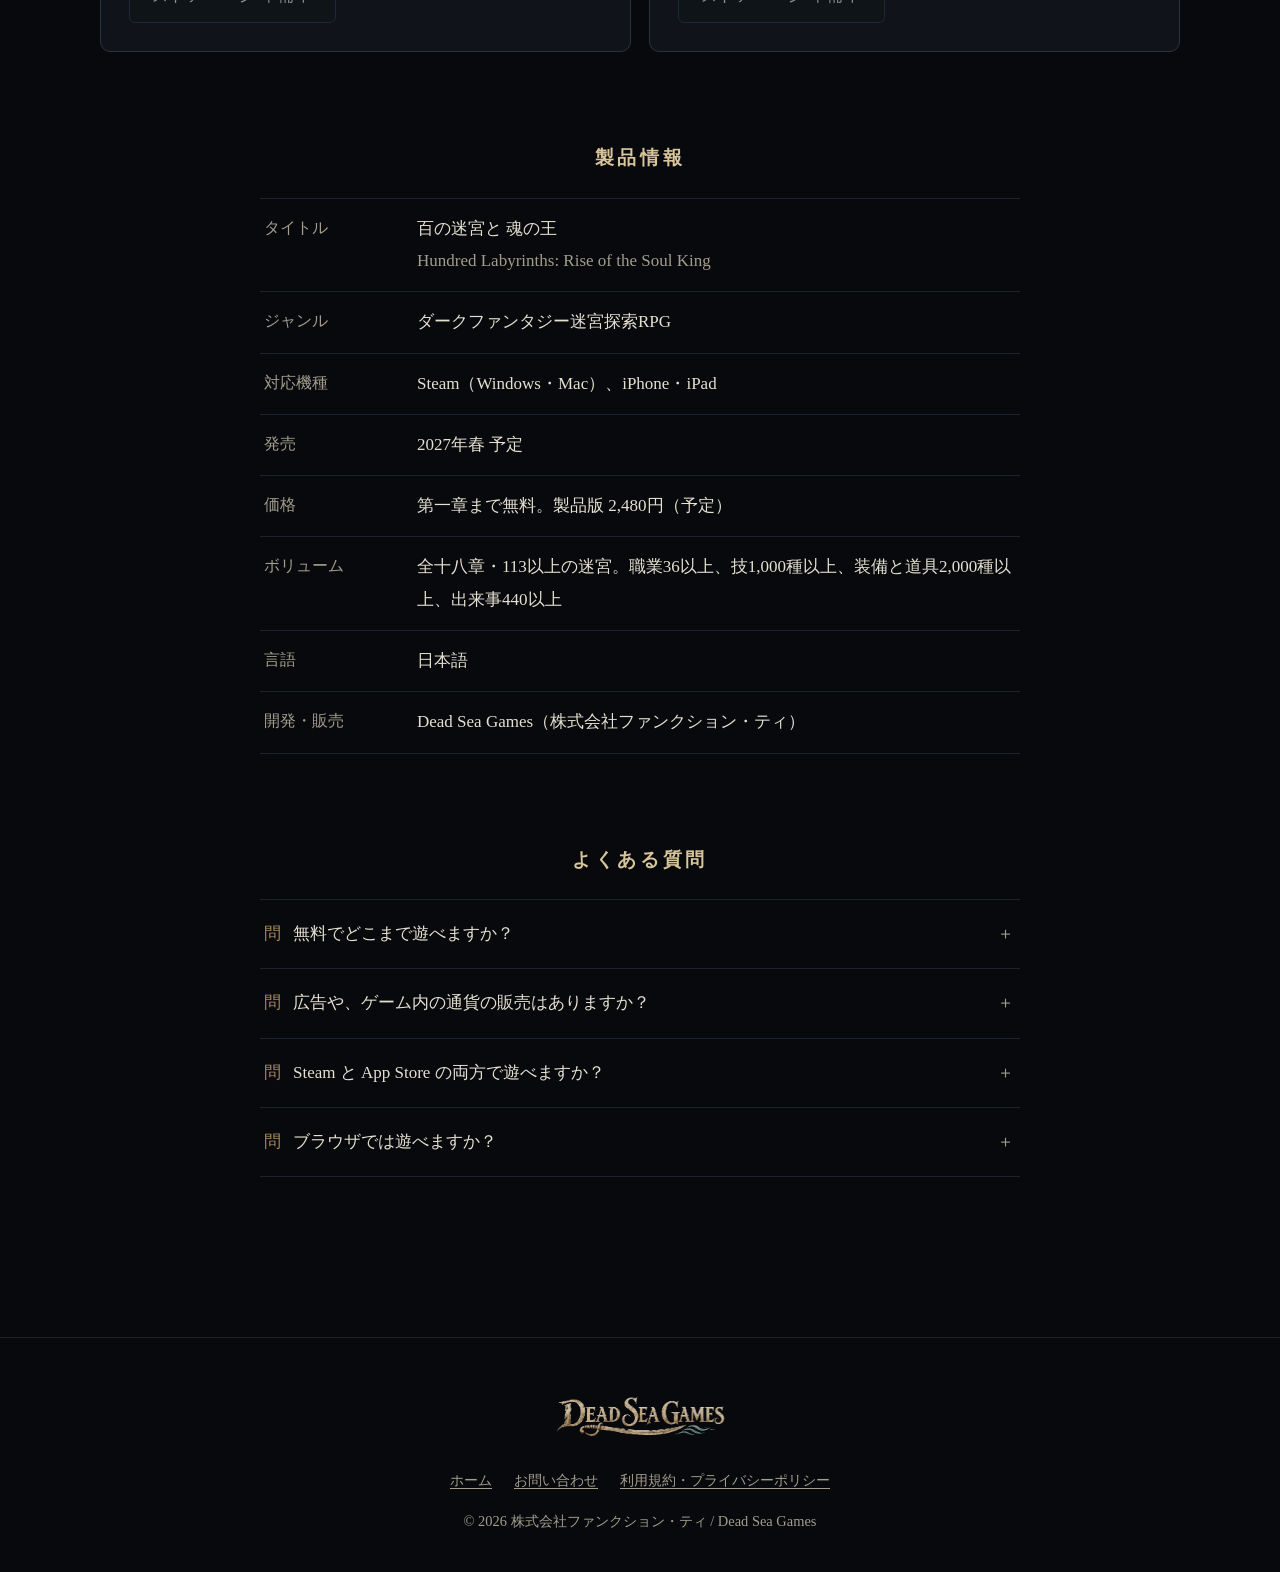
<file: soulking/index.html>
<!doctype html>
<html lang="ja">
<head>
<meta charset="utf-8">
<meta name="viewport" content="width=device-width, initial-scale=1">
<title>百の迷宮と 魂の王 — Dead Sea Games</title>
<meta name="description" content="死者の魂を人業（ドール）に宿し、百の迷宮へ挑むダークファンタジーRPG。全十八章・113以上の迷宮。Steam（Windows・Mac）と App Store（iPhone・iPad）で2027年春に発売予定。第一章は無料で遊べます。">
<meta name="theme-color" content="#07090c">
<meta property="og:type" content="website">
<meta property="og:site_name" content="Dead Sea Games">
<meta property="og:title" content="百の迷宮と 魂の王">
<meta property="og:description" content="死者の魂を人業（ドール）に宿し、百の迷宮へ挑むダークファンタジーRPG。2027年春、Steam と App Store で発売予定。">
<meta property="og:url" content="https://deadsea-games.com/soulking/">
<meta property="og:image" content="https://deadsea-games.com/assets/og.jpg">
<meta name="twitter:card" content="summary_large_image">
<link rel="canonical" href="https://deadsea-games.com/soulking/">
<link rel="icon" href="/assets/favicon.svg" type="image/svg+xml">
<link rel="preload" as="image" href="/assets/soulking/hero-wide.webp" media="(min-aspect-ratio: 1/1)">
<link rel="preload" as="image" href="/assets/soulking/hero-tall.webp" media="(max-aspect-ratio: 1/1)">
<link rel="stylesheet" href="/style.css">
<script>document.documentElement.classList.add("js")</script>
<script src="/site.js" defer></script>
<script type="application/ld+json">
{"@context":"https://schema.org","@type":"VideoGame","name":"百の迷宮と 魂の王","alternateName":"Hundred Labyrinths: Rise of the Soul King","url":"https://deadsea-games.com/soulking/","image":"https://deadsea-games.com/assets/og.jpg","genre":"RPG","inLanguage":"ja","gamePlatform":["Windows","macOS","iOS"],"publisher":{"@type":"Organization","name":"Dead Sea Games"},"author":{"@type":"Organization","name":"Dead Sea Games"}}
</script>
</head>
<body class="cinema">
<a class="skip" href="#main">本文へ</a>
<nav class="site-nav" aria-label="サイト">
  <a class="brand" href="/"><img src="/assets/dead-sea-games.webp" width="2172" height="724" alt="Dead Sea Games"></a>
  <ul>
    <li><a href="#trailer">予告編</a></li>
    <li><a href="#story">物語</a></li>
    <li class="wide-only"><a href="#system">システム</a></li>
    <li class="wide-only"><a href="#features">特徴</a></li>
    <li><a href="#buy">発売</a></li>
    <li><a href="/contact/">お問い合わせ</a></li>
  </ul>
</nav>

<header class="hero game-hero epic">
  <div class="hero-art">
    <picture>
      <source srcset="/assets/soulking/hero-tall.webp" media="(max-aspect-ratio: 1/1)" width="900" height="1350">
      <img src="/assets/soulking/hero-wide.webp" width="1920" height="1280" alt="霧の墓所の先に開いた迷宮の門へ、灯りを手に歩む旅人" fetchpriority="high">
    </picture>
  </div>
  <canvas class="embers" aria-hidden="true"></canvas>
  <div class="hero-inner">
    <div class="title-block">
      <p class="kicker">Dead Sea Games presents</p>
      <h1 class="game-title">
        <span class="pre"><span class="orn" aria-hidden="true"></span>百の迷宮と<span class="orn" aria-hidden="true"></span></span>
        <span class="main" data-text="魂の王">魂の王</span>
        <span class="en">Hundred Labyrinths: Rise of the Soul King</span>
      </h1>
      <p class="hero-copy"><span class="nb">死者の魂を、</span><span class="nb">人業（ドール）に宿せ。</span></p>
    </div>
    <div class="hero-foot">
      <p class="release"><span><strong>2027年春</strong> 発売予定</span><span>Steam（Windows・Mac）</span><span>iPhone・iPad</span></p>
      <p class="actions">
        <a class="button primary play" href="#trailer"><span class="tri" aria-hidden="true"></span>予告編を見る</a>
        <a class="button ghost" href="#buy">第一章は無料で遊べます</a>
      </p>
    </div>
  </div>
</header>

<!-- 開幕の語り: 一行ずつ浮かび上がる -->
<section class="prologue" aria-label="序">
  <p class="line reveal"><span class="nb">ある夜、</span><span class="nb">国に百の迷宮が</span><span class="nb">口を開けた。</span></p>
  <p class="line reveal"><span class="nb">迷宮は、</span><span class="nb">生きた者の魂を喰らう。</span></p>
  <p class="line reveal"><span class="nb">生身の者は、</span><span class="nb">二度と還らない。</span></p>
  <p class="line strong reveal"><span class="nb">ならば──</span><span class="nb">死者を送れ。</span></p>
</section>

<section class="section trailer" id="trailer" aria-labelledby="trailer-title">
  <div class="wrap">
    <div class="heading reveal"><span class="en">Trailer</span><h2 id="trailer-title">予告編</h2></div>
    <div class="reel-tabs reveal" role="tablist" aria-label="映像の種類">
      <button type="button" role="tab" aria-selected="true" data-reel="trailer">トレイラー<small>1分30秒</small></button>
      <button type="button" role="tab" aria-selected="false" data-reel="cm">CM<small>30秒</small></button>
    </div>
    <div class="screen reveal">
      <video controls playsinline preload="none" poster="/assets/soulking/trailer-90s-poster.webp" width="1920" height="1080">
        <source src="/assets/soulking/trailer-90s.mp4" type="video/mp4">
      </video>
      <button class="play-big" type="button" aria-label="トレイラーを再生する（1分30秒・音が出ます）"><span class="ring" aria-hidden="true"></span><span class="label">トレイラーを再生</span></button>
    </div>
    <p class="reel-note reveal">実際のプレイ画面を含みます。開発中の画面のため、発売時には変わることがあります。</p>
  </div>
</section>

<main id="main">
  <!-- 物語: 序章と第一章で明かされることだけを書く (後の章の秘密を先に出さない) -->
  <section class="saga" id="story" aria-labelledby="story-title">
    <div class="heading reveal"><span class="en">Story</span><h2 id="story-title">物語</h2></div>

    <article class="panel right reveal">
      <img class="panel-art" src="/assets/soulking/road-to-roadal.webp" width="1200" height="800" alt="灯の点る夜の街ロアダルを見下ろす坂道に立つ操霊師" loading="lazy">
      <div class="panel-text">
        <span class="chapter">壱</span>
        <h3><span class="nb">師から届いた、</span><span class="nb">一通の手紙</span></h3>
        <p>百の迷宮は、死者も生きた者も魂を呑み込む。魂を繰る者──操霊師であるあなたが捜すのは、一年前に迷宮へ降りたきり戻らない師オルド。</p>
        <p>届いたのは、師が出立の前に預けていた手紙だった。──ロアダルへ来い。館の灯を、絶やすな。</p>
      </div>
    </article>

    <article class="panel reveal">
      <img class="panel-art" src="/assets/soulking/royal-audience.webp" width="1200" height="800" alt="玉座の王が、操霊師の手に魂の灯を託す" loading="lazy">
      <div class="panel-text">
        <span class="chapter">弐</span>
        <h3><span class="nb">玉座から託された</span><span class="nb">三つの魂</span></h3>
        <p>辺境の街ロアダルの離宮で名を告げると、王は師から受け継いだ技を確かめるように、あなたの手を見た。そして戦士・僧侶・盗賊の魂を授けた。</p>
      </div>
    </article>

    <article class="panel right reveal">
      <img class="panel-art" src="/assets/soulking/irene-meeting.webp" width="1200" height="800" alt="蝋燭の灯る館で、イレーヌが操霊師を迎える" loading="lazy">
      <div class="panel-text">
        <span class="chapter">参</span>
        <h3>消えた師の名</h3>
        <p>人業の館で、あなたはイレーヌと出会う。彼女は、行方を絶った師オルドから、弟子であるあなたの話を聞いていたという。</p>
      </div>
    </article>

    <article class="panel reveal">
      <img class="panel-art" src="/assets/soulking/first-vessel-awakening.webp" width="1200" height="800" alt="作業台に横たわる木の人形の胸に、緑の魂の灯がともる" loading="lazy">
      <div class="panel-text">
        <span class="chapter">肆</span>
        <h3><span class="nb">死者の魂を、</span><span class="nb">人業に宿して</span></h3>
        <p>生きた者が還れないなら、生きていない者を送ればいい。人の形をした人業（ドール）に死者の魂を宿せば、迷宮の底でも戦える。</p>
      </div>
    </article>

    <article class="panel right reveal">
      <img class="panel-art" src="/assets/soulking/four-vessels-departure.webp" width="1200" height="800" alt="魂を宿した四体の人業が、夜の石段を降りていく" loading="lazy">
      <div class="panel-text">
        <span class="chapter">伍</span>
        <h3>隊を組み、深みへ</h3>
        <p>戦士、僧侶、盗賊──魂ひとつごとに、人業は別の誰かになる。あなたは隊を組み、師の残した手がかりを追って、迷宮の奥へ降りていく。</p>
      </div>
    </article>

    <p class="quote reveal"><span class="nb">師はなぜ消えたのか。</span><span class="nb">迷宮はなぜ生まれたのか。</span><br><span class="nb">全十八章、113以上の迷宮の果てで、</span><span class="nb">その答えに辿り着く。</span></p>
  </section>

  <section class="scale" aria-labelledby="scale-title">
    <div class="wrap">
      <div class="heading reveal"><span class="en">Scale</span><h2 id="scale-title">圧倒的な物量</h2></div>
      <ul class="stats reveal">
        <li><strong><span class="count" data-to="113">113</span><small>以上</small></strong><span>迷宮</span></li>
        <li><strong><span class="count" data-to="36">36</span><small>以上</small></strong><span>職業</span></li>
        <li><strong><span class="count" data-to="500">500</span><small>以上</small></strong><span>個性的な敵</span></li>
        <li><strong><span class="count" data-to="2000">2,000</span><small>以上</small></strong><span>装備と道具</span></li>
        <li><strong><span class="count" data-to="1000">1,000</span><small>以上</small></strong><span>技（スキル）</span></li>
        <li><strong><span class="count" data-to="440">440</span><small>以上</small></strong><span>出来事</span></li>
      </ul>
      <p class="scale-note reveal"><span class="nb">全十八章。</span><span class="nb">物語を終えても、</span><span class="nb">無限迷宮と闘技場、</span><span class="nb">超高難度の迷宮が待つ。</span></p>
    </div>
  </section>

  <section class="section system" id="system" aria-labelledby="system-title">
    <div class="wrap">
      <div class="heading reveal"><span class="en">System</span><h2 id="system-title">遊びの奥行き</h2></div>

      <article class="sys-row reveal">
        <figure class="sys-shot"><img src="/assets/soulking/system/mansion.webp" width="1400" height="697" alt="人業の館の画面。隊の6体と、メイン魂・サブ魂の枠、装備の欄が並ぶ" loading="lazy"><figcaption>人業の館（実際の画面）</figcaption></figure>
        <div class="sys-text">
          <span class="sys-num">36<small>を超える魂</small></span>
          <h3>魂の組み合わせは、無数</h3>
          <p>人業1体に、力の源となるメイン魂を1つと、技を借りるサブ魂を2つまで宿せる。魂は育てるほどランクが上がり、融合でさらに強くなる。</p>
          <p>36を超える職業の魂から、六体の隊をどう組むか。同じ迷宮でも、組み合わせしだいで戦い方はまるで変わる。</p>
        </div>
      </article>

      <article class="sys-row flip reveal">
        <figure class="sys-shot"><img src="/assets/soulking/system/job.webp" width="1100" height="735" alt="職業の図鑑の画面。聖戦士の絵と、ランク1から5の切り替え、職業の特性が並ぶ" loading="lazy"><figcaption>職業の図鑑（実際の画面）</figcaption></figure>
        <div class="sys-text">
          <span class="sys-num">1,000<small>を超える技</small></span>
          <h3>職業ごとに、固有の技</h3>
          <p>斬撃、呪文、癒し、弱体、反撃──職業ごとに固有の技と、戦い方を決める特性がある。技の数は1,000を超える。</p>
          <p>魂はランク1から5まで育ち、育つほど姿も称号も変わる。どの技を使い、誰に任せるかは、あなたしだい。</p>
        </div>
      </article>

      <article class="sys-row reveal">
        <figure class="sys-shot"><img src="/assets/soulking/system/item.webp" width="1100" height="625" alt="品の解説の画面。伝説の剣「鎮魂剣レクイエム」の絵と性能、言い伝えが書かれている" loading="lazy"><figcaption>品の解説（実際の画面）</figcaption></figure>
        <div class="sys-text">
          <span class="sys-num">2,000<small>を超える品</small></span>
          <h3>一振りごとに、物語がある</h3>
          <p>剣、杖、鎧、指輪──装備と道具は2,000を超え、一つ一つに固有の絵と解説がある。「百の迷宮が口を開けた夜、最初の墓守が振るったと伝わる剣」のように。</p>
          <p>品質、追加の特性、武器に宿る武魂。同じ名の剣でも、二つと同じものはない。</p>
        </div>
      </article>

      <article class="sys-row flip reveal">
        <figure class="sys-shot"><img src="/assets/soulking/system/codex.webp" width="1100" height="625" alt="魔物の図鑑の画面。バンシーの絵と説明、牢の壁に残された伝承が書かれている" loading="lazy"><figcaption>魔物の図鑑（実際の画面）</figcaption></figure>
        <div class="sys-text">
          <span class="sys-num">すべてを<small>書き残す図鑑</small></span>
          <h3>出会ったものは、図鑑に残る</h3>
          <p>倒した魔物、手にした品、宿した魂、迷宮で出会った440を超える出来事。図鑑には、一つ一つに書かれた解説と伝承が記録されていく。</p>
          <p>魔物の伝承は、倒すほどに明かされる。集めるほど、この世界の闇が見えてくる。</p>
        </div>
      </article>
    </div>
  </section>

  <section class="section tint" id="features" aria-labelledby="features-title">
    <div class="wrap">
      <div class="heading reveal"><span class="en">Features</span><h2 id="features-title">特徴</h2></div>
      <ul class="features">
        <li class="feature wide reveal">
          <figure class="feature-art"><img src="/assets/soulking/explore.webp" width="1400" height="920" alt="探索の画面。石の床の通路に、めくったカードの魔物と、伏せたままのカードが並ぶ" loading="lazy"><figcaption>実際の探索画面</figcaption></figure>
          <div class="feature-body">
            <span class="num">01</span>
            <h3>裏向きのカードをめくる迷宮探索</h3>
            <p>迷宮の床は、裏向きのカードでできている。めくった先に待つのは魔物か、宝箱か、罠か、それとも思いがけない出来事か。一枚ずつ道を開き、深い階を目指す。昔ながらの迷宮探索RPGの手ごたえを、短い時間でも遊べる形にしました。</p>
          </div>
        </li>
        <li class="feature reveal">
          <span class="num">02</span>
          <h3>魂を宿した六体の隊</h3>
          <p>36を超える職業の魂を集め、人業に宿して隊を組む。技は1,000種以上。どの魂を主に据え、どう並べるかで、同じ迷宮でも戦い方が変わる。</p>
        </li>
        <li class="feature reveal">
          <span class="num">03</span>
          <h3>迷宮ごとの掟</h3>
          <p>灼熱、酷寒、技を封じる霧──迷宮にはそれぞれ掟がある。掟は代償と見返りの組。備えを変えて挑むほど、実りも大きい。</p>
        </li>
        <li class="feature reveal">
          <span class="num">04</span>
          <h3>装備を集め、鍛える</h3>
          <p>装備と道具は2,000種以上。迷宮の深みほど珍しい品が眠る。武器に宿る「武魂」、追加の特性、鍛え直しで、拾った一振りを隊の要に育てる。</p>
        </li>
        <li class="feature reveal">
          <span class="num">05</span>
          <h3>440以上の出来事</h3>
          <p>迷宮の奥では、亡者の頼みや怪しい祭壇など、さまざまな出来事に出会う。どう応じるかで、得るものも失うものも変わる。</p>
        </li>
        <li class="feature reveal">
          <span class="num">06</span>
          <h3>全十八章で完結する物語</h3>
          <p>迷宮の奥に残された師の手がかりを拾い集め、113以上の迷宮を越えて、物語は最後の章で結ばれる。</p>
        </li>
        <li class="feature reveal">
          <span class="num">07</span>
          <h3><span class="nb">無限迷宮・闘技場・</span><span class="nb">超高難度の迷宮</span></h3>
          <p>物語のあとも冒険は続く。潜るたびに形を変える無限迷宮、ほかの操霊師が残した隊と戦う闘技場、そして物語を終えた隊だけが挑める超高難度の迷宮が待っている。</p>
        </li>
      </ul>
    </div>
  </section>

  <section class="section" id="souls" aria-labelledby="souls-title">
    <div class="wrap">
      <div class="heading reveal"><span class="en">Souls &amp; Monsters</span><h2 id="souls-title">魂と魔物</h2></div>
      <ul class="jobs reveal" aria-label="職業の魂の一例">
        <li class="job"><div class="frame"><img src="/assets/soulking/jobs/crusader.webp" width="360" height="368" alt="" loading="lazy"></div><div class="job-body"><h3>聖戦士<span class="role">前衛</span></h3><p>聖なる刃で魔を祓う剣士。打撃に光を重ね、自ら倒した不浄の魔物をよみがえらせない。</p></div></li>
        <li class="job"><div class="frame"><img src="/assets/soulking/jobs/archmage.webp" width="360" height="368" alt="" loading="lazy"></div><div class="job-body"><h3>大魔導<span class="role">後衛</span></h3><p>深淵の知識に至った術士。魔法への守りを貫く闇と土の呪文で、敵をまとめて砕く。</p></div></li>
        <li class="job"><div class="frame"><img src="/assets/soulking/jobs/samurai.webp" width="360" height="368" alt="" loading="lazy"></div><div class="job-body"><h3>侍<span class="role">前衛</span></h3><p>異国の剣術家。動く前の敵には先の太刀、動いた後の敵には返しの太刀。鉄をも斬る。</p></div></li>
        <li class="job"><div class="frame"><img src="/assets/soulking/jobs/bishop.webp" width="360" height="368" alt="" loading="lazy"></div><div class="job-body"><h3>司教<span class="role">後衛</span></h3><p>魔と聖の両道を究めた異端者。品の鑑定を担い、聖水の技で攻めと癒しを使い分ける。</p></div></li>
        <li class="job"><div class="frame"><img src="/assets/soulking/jobs/berserker.webp" width="360" height="368" alt="" loading="lazy"></div><div class="job-body"><h3>狂戦士<span class="role">前衛</span></h3><p>狂気で戦う剛の者。血を見るほど力が増し、倒した敵の余波でほかの敵まで傷つける。</p></div></li>
        <li class="job"><div class="frame"><img src="/assets/soulking/jobs/necromancer.webp" width="360" height="368" alt="" loading="lazy"></div><div class="job-body"><h3>死霊術師<span class="role">後衛</span></h3><p>死の理を学んだ術士。闇の呪文で敵の命を吸い、呪いで弱らせてから仕留める。</p></div></li>
        <li class="job"><div class="frame"><img src="/assets/soulking/jobs/dragonknight.webp" width="360" height="368" alt="" loading="lazy"></div><div class="job-body"><h3>竜騎士<span class="role">前衛</span></h3><p>竜と盟約を結んだ騎士。竜鱗で守りを固め、高く跳んで槍を突き立て、息吹で敵全体を焼く。</p></div></li>
        <li class="job"><div class="frame"><img src="/assets/soulking/jobs/arcthief.webp" width="360" height="368" alt="" loading="lazy"></div><div class="job-body"><h3>魔盗賊<span class="role">後衛</span></h3><p>呪文を盗むように操る術士。敵の呪文に魔の一撃で応え、奪った魔力で戦い続ける。</p></div></li>
        <li class="job"><div class="frame"><img src="/assets/soulking/jobs/sage.webp" width="360" height="368" alt="" loading="lazy"></div><div class="job-body"><h3>賢者<span class="role">後衛</span></h3><p>魔と聖の理を識り尽くした者。攻めと癒しを兼ね、時の流れに働きかけてもう一度動く。</p></div></li>
        <li class="job"><div class="frame"><img src="/assets/soulking/jobs/asura.webp" width="360" height="368" alt="" loading="lazy"></div><div class="job-body"><h3>修羅<span class="role">前衛</span></h3><p>戦いをやめられなかった武芸者。二本の刃を振るい、手数で押し切る。</p></div></li>
      </ul>
      <p class="roster-note reveal">魂は育つほど姿と名を変える。職業は36を超える。</p>

      <h3 class="sub-heading reveal">迷宮に巣くうもの</h3>
      <ul class="roster beasts reveal" aria-label="魔物の一例">
        <li><figure><div class="frame"><img src="/assets/soulking/monsters/banshee.webp" width="364" height="411" alt="" loading="lazy"></div><figcaption>バンシー</figcaption></figure></li>
        <li><figure><div class="frame"><img src="/assets/soulking/monsters/bonecolossus.webp" width="520" height="457" alt="" loading="lazy"></div><figcaption>骨の巨兵</figcaption></figure></li>
        <li><figure><div class="frame"><img src="/assets/soulking/monsters/bloodpriest.webp" width="367" height="520" alt="" loading="lazy"></div><figcaption>血の司祭</figcaption></figure></li>
        <li><figure><div class="frame"><img src="/assets/soulking/monsters/ashdrake.webp" width="520" height="336" alt="" loading="lazy"></div><figcaption>灰燼竜</figcaption></figure></li>
        <li><figure><div class="frame"><img src="/assets/soulking/monsters/basilisk.webp" width="520" height="321" alt="" loading="lazy"></div><figcaption>石化竜</figcaption></figure></li>
        <li><figure><div class="frame"><img src="/assets/soulking/monsters/abysswarden.webp" width="520" height="438" alt="" loading="lazy"></div><figcaption>深淵の番人</figcaption></figure></li>
      </ul>
    </div>
  </section>

  <section class="section tint" id="gallery" aria-labelledby="gallery-title">
    <div class="wrap">
      <div class="heading reveal"><span class="en">Gallery</span><h2 id="gallery-title">ギャラリー</h2></div>
      <ul class="gallery reveal">
        <li><img src="/assets/soulking/bg-w02.webp" width="504" height="336" alt="燭台の灯る石の回廊" loading="lazy"></li>
        <li><img src="/assets/soulking/bg-w07.webp" width="504" height="336" alt="崩れかけた古い砦の中" loading="lazy"></li>
        <li><img src="/assets/soulking/bg-w03.webp" width="504" height="336" alt="崩れた石柱の並ぶ古い修道院" loading="lazy"></li>
        <li><img src="/assets/soulking/bg-w01.webp" width="504" height="336" alt="石棺の並ぶ地下墓地" loading="lazy"></li>
        <li><img src="/assets/soulking/bg-w05.webp" width="504" height="336" alt="檻の吊るされた坑道" loading="lazy"></li>
        <li><img src="/assets/soulking/bg-abyss.webp" width="504" height="336" alt="紫の光に沈む、宙に浮かぶ石の回廊" loading="lazy"></li>
      </ul>
    </div>
  </section>

  <section class="section" id="buy" aria-labelledby="buy-title">
    <div class="wrap">
      <div class="release-banner reveal">
        <img class="banner-art" src="/assets/soulking/road-to-roadal.webp" width="1200" height="800" alt="" loading="lazy">
        <div class="banner-text">
          <span class="en">Release</span>
          <h2 id="buy-title"><span class="nb">2027年春</span><span class="nb">発売予定</span></h2>
          <p class="banner-sub">Steam（Windows・Mac）／ iPhone・iPad</p>
          <p class="price"><strong>第一章は無料</strong><small>続きは製品版を一度買えば、最後の章まで遊べます（2,480円・予定）</small></p>
        </div>
      </div>
      <div class="stores">
        <section class="store reveal" aria-labelledby="steam-title">
          <h3 id="steam-title">Steam</h3>
          <p class="os">Windows・Mac</p>
          <p>無料で第一章の結びまで遊べます。第二章からは製品版のダウンロードコンテンツで解放します。</p>
          <p class="actions"><a class="button" aria-disabled="true" role="link">ストアページ 準備中</a></p>
        </section>
        <section class="store reveal" aria-labelledby="ios-title">
          <h3 id="ios-title">App Store</h3>
          <p class="os">iPhone・iPad</p>
          <p>無料でダウンロードして、第一章の結びまで遊べます。第二章からはアプリの中で製品版を購入して解放します。</p>
          <p class="actions"><a class="button" aria-disabled="true" role="link">ストアページ 準備中</a></p>
        </section>
      </div>

      <div class="wrap narrow">
        <h3 class="sub-heading reveal">製品情報</h3>
        <dl class="facts reveal">
          <dt>タイトル</dt><dd>百の迷宮と 魂の王<br><span class="muted">Hundred Labyrinths: Rise of the Soul King</span></dd>
          <dt>ジャンル</dt><dd>ダークファンタジー迷宮探索RPG</dd>
          <dt>対応機種</dt><dd>Steam（Windows・Mac）、iPhone・iPad</dd>
          <dt>発売</dt><dd>2027年春 予定</dd>
          <dt>価格</dt><dd>第一章まで無料。製品版 2,480円（予定）</dd>
          <dt>ボリューム</dt><dd>全十八章・113以上の迷宮。職業36以上、技1,000種以上、装備と道具2,000種以上、出来事440以上</dd>
          <dt>言語</dt><dd>日本語</dd>
          <dt>開発・販売</dt><dd>Dead Sea Games（株式会社ファンクション・ティ）</dd>
        </dl>

        <h3 class="sub-heading reveal">よくある質問</h3>
        <div class="faq reveal">
          <details>
            <summary>無料でどこまで遊べますか？</summary>
            <p>第一章の結びまで遊べます。製品版を買うと、無料で遊んだ記録をそのまま引き継いで第二章へ進めます。</p>
          </details>
          <details>
            <summary>広告や、ゲーム内の通貨の販売はありますか？</summary>
            <p>ありません。製品版を一度買えば、追加の支払いなしで最後の章まで遊べます。</p>
          </details>
          <details>
            <summary>Steam と App Store の両方で遊べますか？</summary>
            <p>遊べますが、購入はストアごとに別です。Steam で買った製品版で App Store 版が解放されることはなく、その逆も同じです。</p>
          </details>
          <details>
            <summary>ブラウザでは遊べますか？</summary>
            <p>製品は Steam と App Store で配布します。ブラウザで遊べる版の配布はありません。</p>
          </details>
        </div>
      </div>
    </div>
  </section>
</main>

<footer class="site-footer">
  <img class="footer-logo" src="/assets/dead-sea-games.webp" width="2172" height="724" alt="" loading="lazy">
  <ul>
    <li><a href="/">ホーム</a></li>
    <li><a href="/contact/">お問い合わせ</a></li>
    <li><a href="https://soulking.deadsea-games.com/legal.html">利用規約・プライバシーポリシー</a></li>
  </ul>
  <p>© 2026 株式会社ファンクション・ティ / Dead Sea Games</p>
</footer>
</body>
</html>
</file>
<file: style.css>
/* Dead Sea Games — 全ページ共通の見た目。素の CSS だけで、ビルドは無い。 */
:root {
  color-scheme: dark;
  --bg: #07090c;
  --bg-2: #0b0f14;
  --panel: #10141a;
  --line: #2a3340;
  --line-soft: #1c232d;
  --text: #e6e0d2;
  --muted: #a49d8e;
  --gold: #d8c59b;
  --gold-deep: #a8895a;
  --sea: #6fb7b3;
  --serif: "Hiragino Mincho ProN", "Yu Mincho", "YuMincho", "Noto Serif JP", "Noto Serif CJK JP", serif;
  --header-h: 60px;
  font: 17px/1.9 var(--serif);
  background: var(--bg);
  color: var(--text);
}
* { box-sizing: border-box; }
html { scroll-behavior: smooth; scroll-padding-top: calc(var(--header-h) + 12px); }
body { margin: 0; overflow-x: hidden; }
img { display: block; max-width: 100%; height: auto; }
a { color: var(--sea); text-underline-offset: 3px; }
a:hover { color: #9ad6d2; }
:focus-visible { outline: 2px solid var(--gold); outline-offset: 3px; }
.skip { position: absolute; left: -10000px; }
.skip:focus { left: 12px; top: 12px; z-index: 100; padding: 8px 14px; background: var(--panel); border: 1px solid var(--gold); color: var(--text); }
/* 日本語の改行位置: 意味のまとまりを span で包み、途中で折らない */
.nb { display: inline-block; }

/* ---------- 上の帯 (全ページ) ---------- */
.site-nav {
  position: sticky; top: 0; z-index: 50; height: var(--header-h);
  display: flex; align-items: center; justify-content: space-between; gap: 16px;
  padding: 0 clamp(16px, 4vw, 40px);
  background: rgba(7, 9, 12, .86);
  border-bottom: 1px solid var(--line-soft);
}
.brand { display: flex; align-items: center; gap: 10px; text-decoration: none; color: var(--gold); flex-shrink: 0; }
.brand img { width: auto; height: 46px; mix-blend-mode: lighten; } /* 起動ロゴと同じ絵。黒地を帯になじませる */
.brand:hover { color: var(--gold); }
.site-nav ul { display: flex; gap: clamp(14px, 2.6vw, 32px); list-style: none; margin: 0; padding: 0; }
.site-nav ul a { color: var(--muted); text-decoration: none; font-size: .92rem; letter-spacing: .12em; padding: 6px 0; border-bottom: 1px solid transparent; white-space: nowrap; }
.site-nav ul a:hover, .site-nav ul a[aria-current="page"] { color: var(--text); border-bottom-color: var(--gold-deep); }

/* ---------- 見出し・段 ---------- */
.section { padding: clamp(64px, 10vw, 120px) clamp(18px, 5vw, 40px); }
.section.tint { background: linear-gradient(180deg, var(--bg) 0%, var(--bg-2) 18%, var(--bg-2) 82%, var(--bg) 100%); }
.wrap { max-width: 1080px; margin: 0 auto; }
.wrap.narrow { max-width: 760px; }
.heading { margin: 0 0 clamp(32px, 5vw, 52px); text-align: center; }
.heading .en { display: block; font-size: .78rem; letter-spacing: .5em; color: var(--gold-deep); text-transform: uppercase; margin-bottom: 6px; padding-left: .5em; }
.heading h2, .heading h1 { margin: 0; font-size: clamp(1.45rem, 3.4vw, 2rem); font-weight: 600; letter-spacing: .22em; color: var(--gold); line-height: 1.5; padding-left: .22em; }
.heading::after { content: ""; display: block; width: 72px; height: 1px; margin: 18px auto 0; background: linear-gradient(90deg, transparent, var(--gold-deep), transparent); }
.muted { color: var(--muted); }

/* ---------- 一枚絵の扉 ---------- */
.hero {
  position: relative; isolation: isolate; overflow: hidden;
  min-height: min(92vh, 880px); min-height: min(92svh, 880px);
  display: grid; place-items: center; text-align: center;
  padding: 80px 20px 120px;
}
.hero-art { position: absolute; inset: 0; z-index: -2; }
.hero-art img { width: 100%; height: 100%; object-fit: cover; object-position: 50% 40%; }
.hero::before { /* 文字を読ませるための暗がり */
  content: ""; position: absolute; inset: 0; z-index: -1;
  background:
    radial-gradient(ellipse 70% 55% at 50% 42%, rgba(7, 9, 12, .55) 0%, rgba(7, 9, 12, 0) 70%),
    linear-gradient(180deg, rgba(7, 9, 12, .5) 0%, rgba(7, 9, 12, 0) 30%, rgba(7, 9, 12, .25) 62%, var(--bg) 100%);
}
.hero-inner { max-width: 820px; }
.hero .logo { margin: 0 auto; width: min(640px, 86vw); }
.hero .logo img { mix-blend-mode: lighten; filter: drop-shadow(0 4px 24px rgba(0, 0, 0, .6)); }
.hero .tagline { margin: 18px 0 0; font-size: clamp(1.05rem, 2.6vw, 1.35rem); letter-spacing: .2em; color: var(--text); text-shadow: 0 2px 12px #000; }
.scroll-cue { position: absolute; left: 50%; bottom: 28px; transform: translateX(-50%); color: var(--muted); font-size: .72rem; letter-spacing: .4em; text-decoration: none; padding-left: .4em; }
.scroll-cue::after { content: ""; display: block; width: 1px; height: 40px; margin: 10px auto 0; background: linear-gradient(var(--gold-deep), transparent); animation: drip 2.4s ease-in-out infinite; }
@keyframes drip { 0% { transform: scaleY(0); transform-origin: top; } 50% { transform: scaleY(1); transform-origin: top; } 51% { transform-origin: bottom; } 100% { transform: scaleY(0); transform-origin: bottom; } }

/* ---------- ボタン ---------- */
.button {
  display: inline-flex; align-items: center; justify-content: center; gap: 8px;
  min-height: 46px; padding: 10px 22px; border: 1px solid var(--line); border-radius: 6px;
  color: var(--text); text-decoration: none; font: inherit; font-size: .95rem; letter-spacing: .08em;
  background: rgba(16, 20, 26, .7); transition: border-color .2s, background .2s;
}
.button:hover { border-color: var(--gold); color: var(--text); }
.button.primary { background: #2d3a33; border-color: #6d8a74; color: #f4efe2; }
.button.primary:hover { background: #38483f; }
.button[aria-disabled="true"] { opacity: .62; cursor: default; pointer-events: none; }
.actions { display: flex; flex-wrap: wrap; gap: 12px; margin-top: 26px; }
.hero .actions { justify-content: center; }

/* ---------- 作品の札 ---------- */
.work {
  display: grid; grid-template-columns: 1.2fr 1fr;
  background: var(--panel); border: 1px solid var(--line); border-radius: 10px; overflow: hidden;
  box-shadow: 0 24px 60px rgba(0, 0, 0, .45);
}
.work-art { position: relative; display: block; overflow: hidden; }
.work-art img { width: 100%; height: 100%; object-fit: cover; transition: transform .8s ease; }
.work-art:hover img { transform: scale(1.04); }
.work-body { padding: clamp(24px, 3.4vw, 40px); }
.work h3 { margin: 0 0 6px; font-size: clamp(1.4rem, 3vw, 1.8rem); line-height: 1.4; color: var(--gold); letter-spacing: .06em; }
.work h3 .en { display: block; font-size: .78rem; letter-spacing: .1em; color: var(--muted); font-weight: normal; margin-top: 4px; }
.tags { display: flex; flex-wrap: wrap; gap: 8px; margin: 14px 0 16px; padding: 0; list-style: none; }
.tags li { font-size: .78rem; padding: 2px 12px; border: 1px solid var(--line); border-radius: 99px; color: var(--muted); line-height: 1.9; }
.tags li.accent { border-color: #3f5f5d; color: var(--sea); }

/* ---------- お知らせ ---------- */
.news { list-style: none; margin: 0; padding: 0; border-top: 1px solid var(--line-soft); }
.news li { display: grid; grid-template-columns: 8.5em 1fr; gap: 4px 20px; padding: 18px 4px; border-bottom: 1px solid var(--line-soft); }
.news time { color: var(--gold-deep); font-size: .9rem; letter-spacing: .06em; }
.news p { margin: 0; }

/* ---------- 名鑑の表 (運営・製品情報) ---------- */
.facts { display: grid; grid-template-columns: 9em 1fr; margin: 0; border-top: 1px solid var(--line-soft); }
.facts dt, .facts dd { padding: 14px 4px; border-bottom: 1px solid var(--line-soft); margin: 0; }
.facts dt { color: var(--muted); font-size: .92rem; }

/* ---------- 作品の頁: 扉 ---------- */
/* 表題は空に、発売の案内は足元の霧に置き、間の門と旅人を見せる */
.game-hero { min-height: min(96vh, 960px); min-height: min(96svh, 960px); place-items: stretch center; padding: clamp(48px, 9vh, 96px) 20px clamp(40px, 7vh, 80px); }
.game-hero .hero-inner { display: flex; flex-direction: column; justify-content: space-between; align-items: center; gap: 32px; }
.game-hero .hero-art img { object-position: 50% 50%; }
.game-title { margin: 0; line-height: 1.25; text-shadow: 0 4px 28px #000, 0 0 2px #000; font-weight: 700; }
.game-title .pre { display: block; font-size: clamp(1rem, 2.6vw, 1.45rem); letter-spacing: .5em; color: #cfc2a2; padding-left: .5em; }
.game-title .main { display: block; font-size: clamp(3rem, 11vw, 6.4rem); letter-spacing: .14em; padding-left: .14em;
  background: linear-gradient(180deg, #f3e7c6 0%, #d8c59b 45%, #8f7246 100%); -webkit-background-clip: text; background-clip: text; color: transparent;
  text-shadow: none; filter: drop-shadow(0 4px 18px rgba(0, 0, 0, .9)); } /* 透明な字に影を重ねると黒く潰れる */
.game-title .en { display: block; margin-top: 10px; font-size: clamp(.72rem, 1.6vw, .9rem); letter-spacing: .32em; color: #b9b2a2; padding-left: .32em; font-weight: normal; }
.release { display: inline-flex; flex-wrap: wrap; justify-content: center; gap: 6px 18px; margin: 26px 0 0; padding: 10px 22px;
  border-top: 1px solid rgba(216, 197, 155, .35); border-bottom: 1px solid rgba(216, 197, 155, .35);
  background: rgba(7, 9, 12, .45); color: var(--text); letter-spacing: .1em; font-size: .95rem; }
.release strong { color: var(--gold); font-weight: 600; }

/* ---------- 物語 ---------- */
.story { display: grid; grid-template-columns: 1fr 1fr; gap: clamp(28px, 5vw, 64px); align-items: center; }
.story + .story { margin-top: clamp(48px, 8vw, 96px); }
.story.flip .story-art { order: 2; }
.story-art { position: relative; margin: 0; border-radius: 8px; overflow: hidden; box-shadow: 0 20px 50px rgba(0, 0, 0, .55); }
.story-art::after { content: ""; position: absolute; inset: 0; box-shadow: inset 0 0 0 1px rgba(216, 197, 155, .18); border-radius: 8px; pointer-events: none; }
.story-text h3 { margin: 0 0 16px; font-size: clamp(1.15rem, 2.4vw, 1.4rem); color: var(--gold); letter-spacing: .14em; line-height: 1.6; }
.story-text p { margin: 0 0 1em; }
.quote { margin: clamp(48px, 8vw, 88px) auto 0; max-width: 34em; text-align: center; font-size: clamp(1.05rem, 2.4vw, 1.3rem); line-height: 2.1; letter-spacing: .12em; color: #d9d0bb; }

/* ---------- 特徴 ---------- */
.features { display: grid; grid-template-columns: repeat(3, 1fr); gap: 18px; margin: 0; padding: 0; list-style: none; }
.feature { position: relative; padding: 28px 24px 26px; background: var(--panel); border: 1px solid var(--line-soft); border-radius: 8px; overflow: hidden; }
.feature::before { content: ""; position: absolute; left: 0; top: 0; width: 100%; height: 2px; background: linear-gradient(90deg, transparent, var(--gold-deep), transparent); opacity: .6; }
.feature .num { font-size: .72rem; letter-spacing: .3em; color: var(--gold-deep); }
.feature h3 { margin: 4px 0 10px; font-size: 1.08rem; color: var(--gold); letter-spacing: .08em; line-height: 1.6; }
.feature p { margin: 0; font-size: .92rem; color: #cbc4b4; line-height: 1.85; }
.feature.wide { grid-column: span 3; display: grid; grid-template-columns: 1.3fr 1fr; gap: 28px; align-items: center; padding: 0; }
.feature.wide .feature-art { height: 100%; }
.feature.wide .feature-art img { width: 100%; height: 100%; object-fit: cover; object-position: 0 50%; min-height: 240px; }
.feature.wide .feature-body { padding: 28px 28px 28px 0; }

/* ---------- 数で見る ---------- */
.stats { display: grid; grid-template-columns: repeat(3, 1fr); margin: 0 0 clamp(32px, 5vw, 52px); padding: 0; list-style: none;
  border-top: 1px solid var(--line-soft); border-bottom: 1px solid var(--line-soft); }
.stats li { display: grid; justify-items: center; align-content: center; gap: 2px; padding: 22px 8px; text-align: center; }
.stats li + li { border-left: 1px solid var(--line-soft); }
.stats li:nth-child(n+4) { border-top: 1px solid var(--line-soft); }
.stats li:nth-child(3n+1) { border-left: 0; }
.stats strong { font-size: clamp(1.6rem, 3.6vw, 2.3rem); line-height: 1.2; color: var(--gold); font-weight: 600; letter-spacing: .02em; white-space: nowrap; }
.stats strong small { font-size: .45em; margin-left: 3px; color: var(--gold-deep); letter-spacing: .1em; }
.stats li > span { font-size: .86rem; color: var(--muted); letter-spacing: .12em; }

/* ---------- 実際の画面に添える札 ---------- */
.feature-art { position: relative; margin: 0; }
.feature-art figcaption { position: absolute; left: 12px; bottom: 12px; padding: 2px 12px; border-radius: 99px;
  background: rgba(7, 9, 12, .78); border: 1px solid rgba(216, 197, 155, .35); color: var(--gold); font-size: .78rem; letter-spacing: .14em; }

/* ---------- 職業の紹介 ---------- */
.jobs { display: grid; grid-template-columns: 1fr 1fr; gap: 14px; margin: 0; padding: 0; list-style: none; }
.job { display: grid; grid-template-columns: 116px 1fr; gap: 18px; align-items: center; padding: 14px 18px 14px 14px;
  background: var(--panel); border: 1px solid var(--line-soft); border-radius: 8px; }
.job .frame { aspect-ratio: 360 / 368; border-radius: 6px; overflow: hidden; display: grid; place-items: end center;
  background: radial-gradient(ellipse 70% 60% at 50% 70%, #1e2631 0%, #0c1015 75%); }
.job .frame img { width: 100%; height: auto; transition: transform .4s ease; }
.job:hover .frame img { transform: translateY(-3px); }
.job h3 { margin: 0 0 4px; font-size: 1.08rem; color: var(--gold); letter-spacing: .1em; line-height: 1.6; }
.job .role { margin-left: 10px; padding: 0 9px; border: 1px solid var(--line); border-radius: 99px; font-size: .7rem; color: var(--muted); letter-spacing: .1em; vertical-align: 2px; font-weight: normal; }
.job p { margin: 0; font-size: .9rem; line-height: 1.8; color: #cbc4b4; }

/* ---------- 職業と魔物の並び ---------- */
.roster { display: grid; grid-template-columns: repeat(5, 1fr); gap: 14px; margin: 0; padding: 0; list-style: none; }
.roster li { text-align: center; }
.roster figure { margin: 0; }
.roster .frame { aspect-ratio: 1 / 1.05; display: grid; place-items: end center; padding: 10px 8px 0; border-radius: 8px;
  background: radial-gradient(ellipse 70% 60% at 50% 70%, #1e2631 0%, var(--panel) 72%); border: 1px solid var(--line-soft); overflow: hidden; }
.roster .frame img { max-height: 100%; width: auto; transition: transform .4s ease; }
.roster li:hover .frame img { transform: translateY(-4px); }
.roster figcaption { margin-top: 8px; font-size: .9rem; color: var(--text); letter-spacing: .08em; }
.roster.beasts { grid-template-columns: repeat(3, 1fr); }
.roster.beasts .frame { aspect-ratio: 4 / 3; place-items: center; padding: 14px;
  background: radial-gradient(ellipse 65% 60% at 50% 55%, #241a22 0%, var(--panel) 75%); }
.roster.beasts .frame img { max-height: 100%; max-width: 100%; object-fit: contain; }
.roster-note { margin: 22px 0 0; text-align: center; color: var(--muted); font-size: .9rem; }
.sub-heading { margin: clamp(56px, 8vw, 88px) 0 22px; text-align: center; color: var(--gold); font-size: 1.1rem; letter-spacing: .2em; font-weight: 600; }

/* ---------- 一枚絵の並び ---------- */
.gallery { display: grid; grid-template-columns: repeat(3, 1fr); gap: 12px; margin: 0; padding: 0; list-style: none; }
.gallery li { border-radius: 6px; overflow: hidden; border: 1px solid var(--line-soft); }
.gallery img { width: 100%; aspect-ratio: 3 / 2; object-fit: cover; transition: transform .6s ease, filter .6s; filter: saturate(.92); }
.gallery li:hover img { transform: scale(1.05); filter: none; }

/* ---------- 買い方 ---------- */
.stores { display: grid; grid-template-columns: 1fr 1fr; gap: 18px; }
.store { padding: 28px; border: 1px solid var(--line); border-radius: 10px; background: var(--panel); }
.store h3 { margin: 0; font-size: 1.15rem; color: var(--gold); letter-spacing: .1em; }
.store .os { margin: 2px 0 14px; color: var(--muted); font-size: .88rem; }
.store p { margin: 0; font-size: .93rem; }
.store .actions { margin-top: 20px; }
.price { margin: 0 0 30px; text-align: center; }
.price strong { font-size: 1.6rem; color: var(--gold); letter-spacing: .06em; }
.price small { display: block; color: var(--muted); }

/* ---------- よくある問い ---------- */
.faq details { border-bottom: 1px solid var(--line-soft); }
.faq details:first-child { border-top: 1px solid var(--line-soft); }
.faq summary { cursor: pointer; list-style: none; padding: 18px 36px 18px 4px; position: relative; color: var(--text); }
.faq summary::-webkit-details-marker { display: none; }
.faq summary::before { content: "問"; color: var(--gold-deep); margin-right: 12px; }
.faq summary::after { content: "＋"; position: absolute; right: 6px; top: 18px; color: var(--muted); transition: transform .2s; }
.faq details[open] summary::after { transform: rotate(45deg); }
.faq details p { margin: 0 0 20px; padding-left: 2.1em; color: #cbc4b4; font-size: .94rem; }

/* ---------- 下の帯 ---------- */
.site-footer { margin-top: 40px; padding: 44px 20px 36px; text-align: center; color: var(--muted); font-size: .85rem; border-top: 1px solid var(--line-soft); background: var(--bg); }
.site-footer .footer-logo { width: 200px; margin: 0 auto 18px; mix-blend-mode: lighten; opacity: .9; }
.site-footer ul { display: flex; flex-wrap: wrap; justify-content: center; gap: 6px 22px; list-style: none; margin: 0 0 14px; padding: 0; }
.site-footer a { color: var(--muted); }
.site-footer a:hover { color: var(--text); }
.site-footer p { margin: 0; }

/* ---------- 現れ方 (動きを減らす設定では動かさない。JS が無ければ最初から見せる) ---------- */
@media (prefers-reduced-motion: no-preference) {
  .js .reveal { opacity: 0; transform: translateY(18px); transition: opacity .9s ease, transform .9s ease; }
  .js .reveal.shown { opacity: 1; transform: none; }
  .hero-art img { animation: slowzoom 24s ease-out both; }
  @keyframes slowzoom { from { transform: scale(1.08); } to { transform: scale(1); } }
}
@media (prefers-reduced-motion: reduce) { html { scroll-behavior: auto; } .scroll-cue::after { animation: none; } }

/* ---------- タブレット ---------- */
@media (max-width: 960px) {
  .features { grid-template-columns: 1fr 1fr; }
  .feature.wide { grid-column: span 2; grid-template-columns: 1fr; gap: 0; }
  .feature.wide .feature-art img { aspect-ratio: 3 / 2; min-height: 0; height: auto; }
  .feature.wide .feature-body { padding: 24px; }
  .roster { gap: 10px; }
  .job { grid-template-columns: 96px 1fr; gap: 14px; }
}

/* ---------- スマホ ---------- */
@media (max-width: 760px) {
  :root { font-size: 16px; --header-h: 54px; }
  .brand img { height: 30px; }
  .site-nav .wide-only { display: none; }
  .site-nav ul { gap: 18px; }
  .site-nav ul a { font-size: .86rem; letter-spacing: .06em; }
  .work { grid-template-columns: 1fr; }
  .work-art img { aspect-ratio: 3 / 2; height: auto; }
  .news li { grid-template-columns: 1fr; padding: 14px 2px; }
  .facts { grid-template-columns: 6.5em 1fr; }
  .story, .story.flip { grid-template-columns: 1fr; gap: 20px; }
  .story.flip .story-art { order: 0; }
  .features { grid-template-columns: 1fr; }
  .feature.wide { grid-column: auto; }
  .stats { grid-template-columns: repeat(2, 1fr); }
  .stats li { padding: 16px 4px; }
  .stats li:nth-child(n+3) { border-top: 1px solid var(--line-soft); }
  .stats li:nth-child(odd) { border-left: 0; }
  .stats li:nth-child(even) { border-left: 1px solid var(--line-soft); }
  .jobs { grid-template-columns: 1fr; gap: 10px; }
  .job { grid-template-columns: 92px 1fr; gap: 14px; padding: 12px 14px 12px 12px; }
  .roster.beasts { grid-template-columns: repeat(2, 1fr); }
  .gallery { grid-template-columns: 1fr 1fr; gap: 8px; }
  .stores { grid-template-columns: 1fr; }
  .hero { padding-bottom: 100px; }
  .release { font-size: .88rem; padding: 10px 14px; }
  .game-title .en { letter-spacing: .16em; padding-left: .16em; }
}
@media (max-width: 400px) {
  .site-nav { gap: 10px; padding: 0 12px; }
  .brand img { height: 26px; }
  .site-nav ul { gap: 13px; }
  .site-nav ul a { font-size: .8rem; letter-spacing: .02em; }
}

/* ---------- 下層ページ (問い合わせなど) ---------- */
.lead-left { color: var(--muted); }

/* 問い合わせフォーム */
.contact-form { display: grid; gap: 18px; margin-top: 28px; }
.contact-form label { display: grid; gap: 6px; font-size: .95rem; }
.contact-form input, .contact-form textarea, .contact-form select {
  width: 100%; padding: 12px; border: 1px solid var(--line); border-radius: 8px;
  background: var(--panel); color: var(--text); font: inherit; font-size: 16px;
}
.contact-form input:focus, .contact-form textarea:focus, .contact-form select:focus { outline: 2px solid var(--gold); outline-offset: 1px; }
.contact-form textarea { resize: vertical; min-height: 10em; }
.contact-form .button { justify-self: start; min-width: 10em; cursor: pointer; }
.contact-form .button:disabled { opacity: .6; cursor: wait; }
.contact-form .hp { position: absolute; left: -10000px; width: 1px; height: 1px; overflow: hidden; }
.status { min-height: 1.8em; margin: 0; }
.status.ok { color: #9fd3a8; }
.status.error { color: #f0a090; }
.account-fields { display: grid; gap: 18px; padding: 16px; border: 1px dashed var(--line); border-radius: 8px; }
.account-fields[hidden], .contact-form [hidden] { display: none; }
.from-game { margin: 0; padding: 12px 16px; border-left: 3px solid var(--sea); background: var(--panel); border-radius: 4px; }
.contact-form .note { margin: 0; font-size: .88rem; color: var(--muted); }

/* 見つからないページ */
.lost { min-height: 70vh; display: grid; place-items: center; text-align: center; padding: 60px 20px; }
.lost h1 { margin: 0 0 12px; font-size: clamp(1.4rem, 4vw, 2rem); color: var(--gold); letter-spacing: .2em; }
@media (max-width: 360px) {
  .site-nav { padding: 0 10px; }
  .brand img { height: 22px; }
  .site-nav ul { gap: 10px; }
  .site-nav ul a { font-size: .74rem; letter-spacing: 0; }
}

/* =====================================================================
   作品ページの「超大作」の見せ方 (扉・語り・予告編・物語の大判・物量・発売の幕)
   ===================================================================== */

/* 画面全体の粒子 (フィルムの粒)。押す操作は通す */
body.cinema::after {
  content: ""; position: fixed; inset: 0; z-index: 90; pointer-events: none; opacity: .07; mix-blend-mode: overlay;
  background-image: url("data:image/svg+xml;utf8,<svg xmlns='http://www.w3.org/2000/svg' width='160' height='160'><filter id='n'><feTurbulence type='fractalNoise' baseFrequency='.9' numOctaves='2' stitchTiles='stitch'/></filter><rect width='100%' height='100%' filter='url(%23n)'/></svg>");
}

/* ---------- 扉 ---------- */
.epic { min-height: 100vh; min-height: 100svh; padding: calc(var(--header-h) + clamp(24px, 6vh, 64px)) 20px clamp(40px, 7vh, 80px); }
.epic::before {
  background:
    radial-gradient(ellipse 120% 90% at 50% 45%, rgba(7, 9, 12, 0) 40%, rgba(7, 9, 12, .85) 100%),
    linear-gradient(180deg, rgba(7, 9, 12, .65) 0%, rgba(7, 9, 12, 0) 26%, rgba(7, 9, 12, 0) 55%, rgba(7, 9, 12, .55) 78%, var(--bg) 100%);
}
.epic .hero-art picture, .epic .hero-art img { display: block; width: 100%; height: 100%; }
.epic .hero-art img { object-fit: cover; object-position: 50% 50%; }
.epic { margin-top: calc(-1 * var(--header-h)); } /* 帯の下まで絵を広げる */
.embers { position: absolute; inset: 0; z-index: -1; width: 100%; height: 100%; pointer-events: none; }
.kicker { margin: 0 0 18px; font-size: clamp(.66rem, 1.4vw, .8rem); letter-spacing: .6em; padding-left: .6em; text-transform: uppercase; color: rgba(230, 224, 210, .7); text-shadow: 0 2px 10px #000; }
.game-title .pre { display: flex; align-items: center; justify-content: center; gap: .8em; }
.orn { display: inline-block; width: clamp(40px, 9vw, 120px); height: 1px; background: linear-gradient(90deg, transparent, rgba(216, 197, 155, .9)); position: relative; }
.orn + .orn, .pre .orn:last-child { background: linear-gradient(270deg, transparent, rgba(216, 197, 155, .9)); }
.orn::after { content: ""; position: absolute; top: -3px; width: 7px; height: 7px; transform: rotate(45deg); border: 1px solid rgba(216, 197, 155, .9); right: -4px; }
.pre .orn:last-child::after { right: auto; left: -4px; }
.epic .game-title .main {
  font-size: clamp(3.6rem, 15vw, 9.5rem); letter-spacing: .12em; padding-left: .12em; line-height: 1.1; margin: .06em 0 .04em;
  background: linear-gradient(100deg, #8f7246 0%, #d8c59b 30%, #fff6dc 45%, #d8c59b 60%, #7d6038 100%);
  background-size: 250% 100%; background-position: 100% 0; -webkit-background-clip: text; background-clip: text; color: transparent;
  filter: drop-shadow(0 6px 30px rgba(0, 0, 0, .95)) drop-shadow(0 0 40px rgba(216, 160, 80, .25));
}
.hero-copy { margin: clamp(14px, 2.4vh, 26px) 0 0; font-size: clamp(1.05rem, 2.6vw, 1.5rem); letter-spacing: .32em; padding-left: .32em; color: #efe6d0; text-shadow: 0 2px 16px #000, 0 0 2px #000; }
.button.play { gap: 12px; padding-left: 18px; }
.tri { width: 0; height: 0; border-left: 10px solid currentColor; border-top: 6px solid transparent; border-bottom: 6px solid transparent; }
.button.ghost { background: rgba(7, 9, 12, .4); border-color: rgba(216, 197, 155, .45); }
.epic .release { background: rgba(7, 9, 12, .55); }
@media (prefers-reduced-motion: no-preference) {
  .epic .game-title .main { animation: shimmer 7s ease-in-out 1.2s infinite; }
  @keyframes shimmer { 0%, 30% { background-position: 100% 0; } 70%, 100% { background-position: 0 0; } }
  .js .epic .title-block > * { opacity: 0; transform: translateY(14px); animation: rise 1.4s cubic-bezier(.2, .7, .2, 1) forwards; }
  .js .epic .title-block > :nth-child(2) { animation-delay: .35s; }
  .js .epic .title-block > :nth-child(3) { animation-delay: .9s; }
  .js .epic .hero-foot { opacity: 0; animation: rise 1.2s ease 1.4s forwards; }
  @keyframes rise { to { opacity: 1; transform: none; } }
}

/* ---------- 開幕の語り ---------- */
.prologue { padding: clamp(80px, 14vw, 170px) 20px; text-align: center; background: radial-gradient(ellipse 60% 70% at 50% 50%, #111821 0%, var(--bg) 70%); }
.prologue .line { margin: 0 auto; font-size: clamp(1.15rem, 3vw, 1.75rem); letter-spacing: .26em; padding-left: .26em; line-height: 2.6; color: #d9d0bb; }
.prologue .line.strong { margin-top: .9em; font-size: clamp(1.5rem, 4.4vw, 2.6rem); color: var(--gold); letter-spacing: .3em; text-shadow: 0 0 30px rgba(216, 160, 80, .25); }
.js .prologue .line:nth-child(2) { transition-delay: .25s; }
.js .prologue .line:nth-child(3) { transition-delay: .5s; }
.js .prologue .line:nth-child(4) { transition-delay: .9s; }

/* ---------- 予告編 ---------- */
.trailer { padding-top: clamp(40px, 6vw, 80px); }
.screen { position: relative; max-width: 1120px; margin: 0 auto; border-radius: 6px; overflow: hidden; background: #000;
  box-shadow: 0 30px 90px rgba(0, 0, 0, .8), 0 0 0 1px rgba(216, 197, 155, .22), 0 0 80px rgba(111, 183, 179, .08); }
.screen video { display: block; width: 100%; height: auto; aspect-ratio: 16 / 9; background: #000; }
.screen.tall { max-width: 420px; }
.screen.tall video { aspect-ratio: 9 / 16; }

/* ---------- 物語の大判 ---------- */
.saga { padding: clamp(64px, 10vw, 120px) 0 clamp(64px, 10vw, 120px); }
.saga .heading { padding: 0 20px; }
.panel { position: relative; isolation: isolate; min-height: clamp(420px, 72vh, 760px); display: grid; align-items: end; overflow: hidden; }
.panel + .panel { margin-top: 2px; }
.panel-art { position: absolute; inset: 0; z-index: -2; width: 100%; height: 100%; object-fit: cover; }
.panel::before { content: ""; position: absolute; inset: 0; z-index: -1;
  background: linear-gradient(90deg, rgba(7, 9, 12, .92) 0%, rgba(7, 9, 12, .7) 32%, rgba(7, 9, 12, 0) 62%), linear-gradient(0deg, rgba(7, 9, 12, .6) 0%, rgba(7, 9, 12, 0) 40%); }
.panel.right::before { background: linear-gradient(270deg, rgba(7, 9, 12, .92) 0%, rgba(7, 9, 12, .7) 32%, rgba(7, 9, 12, 0) 62%), linear-gradient(0deg, rgba(7, 9, 12, .6) 0%, rgba(7, 9, 12, 0) 40%); }
.panel-text { max-width: 30em; margin: 0 0 0 clamp(20px, 7vw, 120px); padding: clamp(40px, 8vh, 90px) 0; }
.panel.right .panel-text { margin: 0 clamp(20px, 7vw, 120px) 0 auto; }
.chapter { position: relative; display: inline-grid; place-items: center; width: 54px; height: 54px; margin-bottom: 14px; color: var(--gold); font-size: 1.15rem; }
.chapter::before { content: ""; position: absolute; inset: 9px; border: 1px solid rgba(216, 197, 155, .55); transform: rotate(45deg); }
.panel-text h3 { margin: 0 0 16px; font-size: clamp(1.4rem, 3.4vw, 2.2rem); color: var(--gold); letter-spacing: .14em; line-height: 1.5; text-shadow: 0 2px 18px #000; }
.panel-text p { margin: 0 0 1em; color: #e3dac6; text-shadow: 0 1px 10px #000; }
.saga .quote { padding: 0 20px; }

/* ---------- 物量 ---------- */
.scale { padding: clamp(72px, 11vw, 140px) clamp(18px, 5vw, 40px); background:
  radial-gradient(ellipse 70% 80% at 50% 50%, rgba(168, 137, 90, .12) 0%, rgba(7, 9, 12, 0) 70%), var(--bg); }
.scale .stats { margin: 0; border: 0; }
.scale .stats li + li { border-left: 1px solid rgba(216, 197, 155, .16); }
.scale .stats li:nth-child(n+4) { border-top: 1px solid rgba(216, 197, 155, .16); }
.scale .stats li:nth-child(3n+1) { border-left: 0; }
.scale .stats strong { font-size: clamp(2.2rem, 6.4vw, 4.4rem); background: linear-gradient(180deg, #fff3d4, #d8c59b 55%, #8f7246); -webkit-background-clip: text; background-clip: text; color: transparent; }
.scale .stats strong small { -webkit-text-fill-color: var(--gold-deep); }
.scale .stats li > span { font-size: .95rem; color: #cfc6b3; }
.scale-note { margin: clamp(28px, 4vw, 44px) 0 0; text-align: center; color: var(--muted); letter-spacing: .18em; }

/* ---------- 発売の幕 ---------- */
.release-banner { position: relative; isolation: isolate; overflow: hidden; border-radius: 10px; margin-bottom: 30px; min-height: 380px; display: grid; place-items: center; text-align: center;
  box-shadow: 0 0 0 1px rgba(216, 197, 155, .25), 0 30px 80px rgba(0, 0, 0, .6); }
.banner-art { position: absolute; inset: 0; z-index: -2; width: 100%; height: 100%; object-fit: cover; }
.release-banner::before { content: ""; position: absolute; inset: 0; z-index: -1; background: radial-gradient(ellipse 70% 80% at 50% 50%, rgba(7, 9, 12, .55) 0%, rgba(7, 9, 12, .9) 100%); }
.banner-text { padding: 48px 20px; }
.banner-text .en { display: block; font-size: .78rem; letter-spacing: .5em; padding-left: .5em; color: var(--gold-deep); text-transform: uppercase; }
.banner-text h2 { margin: 8px 0 6px; font-size: clamp(2rem, 6vw, 3.6rem); letter-spacing: .16em; padding-left: .16em; line-height: 1.4; color: var(--gold); text-shadow: 0 4px 24px #000; }
.banner-sub { margin: 0 0 22px; color: #d9d0bb; letter-spacing: .14em; }
.release-banner .price { margin: 0; }

@media (max-width: 760px) {
  .epic .game-title .main { letter-spacing: .08em; padding-left: .08em; }
  .hero-copy { letter-spacing: .2em; padding-left: .2em; }
  .kicker { letter-spacing: .4em; padding-left: .4em; }
  .panel { min-height: 0; display: block; }
  .panel-art { position: relative; inset: auto; height: auto; aspect-ratio: 3 / 2; }
  .panel::before, .panel.right::before { inset: 0 0 auto 0; aspect-ratio: 3 / 2; height: auto; background: linear-gradient(0deg, var(--bg) 0%, rgba(7, 9, 12, 0) 45%); }
  .panel-text, .panel.right .panel-text { margin: -56px 0 0; padding: 0 20px 36px; max-width: none; position: relative; }
  .chapter { width: 44px; height: 44px; margin-bottom: 14px; }
  .scale .stats li:nth-child(n+3) { border-top: 1px solid rgba(216, 197, 155, .16); }
  .scale .stats li:nth-child(odd) { border-left: 0; }
  .scale .stats li:nth-child(even) { border-left: 1px solid rgba(216, 197, 155, .16); }
  .prologue .line { letter-spacing: .14em; padding-left: .14em; }
}

/* 予告編の大きな再生の印 (押すと音つきで再生し、印は消える) */
.play-big { position: absolute; inset: 0; display: grid; place-items: center; align-content: center; gap: 14px; width: 100%; border: 0; padding: 0; cursor: pointer;
  background: radial-gradient(ellipse 50% 50% at 50% 50%, rgba(7, 9, 12, .15), rgba(7, 9, 12, .45)); color: var(--gold); font: inherit; }
.play-big .ring { position: relative; width: clamp(72px, 10vw, 110px); aspect-ratio: 1; border-radius: 50%; border: 1px solid rgba(216, 197, 155, .8);
  background: rgba(7, 9, 12, .55); box-shadow: 0 0 0 8px rgba(216, 197, 155, .08), 0 0 50px rgba(216, 160, 80, .35); transition: transform .3s, box-shadow .3s; }
.play-big .ring::after { content: ""; position: absolute; left: 54%; top: 50%; transform: translate(-50%, -50%);
  border-left: clamp(20px, 2.6vw, 30px) solid var(--gold); border-top: clamp(13px, 1.7vw, 19px) solid transparent; border-bottom: clamp(13px, 1.7vw, 19px) solid transparent; }
.play-big .label { font-size: .9rem; letter-spacing: .3em; padding-left: .3em; text-shadow: 0 2px 10px #000; }
.play-big:hover .ring, .play-big:focus-visible .ring { transform: scale(1.06); box-shadow: 0 0 0 10px rgba(216, 197, 155, .12), 0 0 70px rgba(216, 160, 80, .5); }
.screen.playing .play-big { display: none; }
@media (prefers-reduced-motion: no-preference) {
  .play-big .ring { animation: pulse 2.8s ease-in-out infinite; }
  @keyframes pulse { 50% { box-shadow: 0 0 0 14px rgba(216, 197, 155, .04), 0 0 70px rgba(216, 160, 80, .45); } }
}

/* ---------- 遊びの奥行き (実際の画面と解説を交互に) ---------- */
.system .wrap { max-width: 1180px; }
.sys-row { display: grid; grid-template-columns: 1.25fr 1fr; gap: clamp(28px, 4.5vw, 64px); align-items: center; }
.sys-row + .sys-row { margin-top: clamp(56px, 9vw, 110px); }
.sys-row.flip .sys-shot { order: 2; }
.sys-shot { position: relative; margin: 0; border-radius: 8px; overflow: hidden; background: #000;
  box-shadow: 0 26px 70px rgba(0, 0, 0, .7), 0 0 0 1px rgba(216, 197, 155, .22); transform: perspective(1600px) rotateY(-4deg); }
.sys-row.flip .sys-shot { transform: perspective(1600px) rotateY(4deg); }
.sys-shot img { width: 100%; height: auto; }
.sys-shot figcaption { position: absolute; left: 12px; bottom: 12px; padding: 2px 12px; border-radius: 99px; background: rgba(7, 9, 12, .82);
  border: 1px solid rgba(216, 197, 155, .35); color: var(--gold); font-size: .76rem; letter-spacing: .12em; }
.sys-num { display: block; font-size: clamp(2.4rem, 5.6vw, 3.8rem); line-height: 1.1; font-weight: 700; letter-spacing: .02em;
  background: linear-gradient(180deg, #fff3d4, #d8c59b 55%, #8f7246); -webkit-background-clip: text; background-clip: text; color: transparent; }
.sys-num small { font-size: .38em; margin-left: .3em; -webkit-text-fill-color: var(--gold-deep); letter-spacing: .14em; }
.sys-text h3 { margin: 10px 0 14px; font-size: clamp(1.25rem, 2.6vw, 1.7rem); color: var(--gold); letter-spacing: .12em; line-height: 1.5; }
.sys-text p { margin: 0 0 1em; color: #d5ccb8; }
@media (max-width: 860px) {
  .sys-row, .sys-row.flip { grid-template-columns: 1fr; gap: 20px; }
  .sys-row.flip .sys-shot { order: 0; }
  .sys-shot, .sys-row.flip .sys-shot { transform: none; }
}

/* 予告編の切り替え (トレイラー / CM) */
.reel-tabs { display: flex; justify-content: center; gap: 10px; margin: -12px 0 22px; }
.reel-tabs button { display: inline-flex; align-items: baseline; gap: 8px; min-height: 44px; padding: 8px 20px; border: 1px solid var(--line); border-radius: 99px;
  background: rgba(16, 20, 26, .7); color: var(--muted); font: inherit; font-size: .95rem; letter-spacing: .12em; cursor: pointer; }
.reel-tabs button small { font-size: .74rem; letter-spacing: .06em; }
.reel-tabs button[aria-selected="true"] { color: var(--gold); border-color: rgba(216, 197, 155, .6); background: rgba(45, 58, 51, .5); }
.reel-tabs button:hover { border-color: var(--gold); }
.reel-note { margin: 16px auto 0; text-align: center; color: var(--muted); font-size: .82rem; }
</file>
